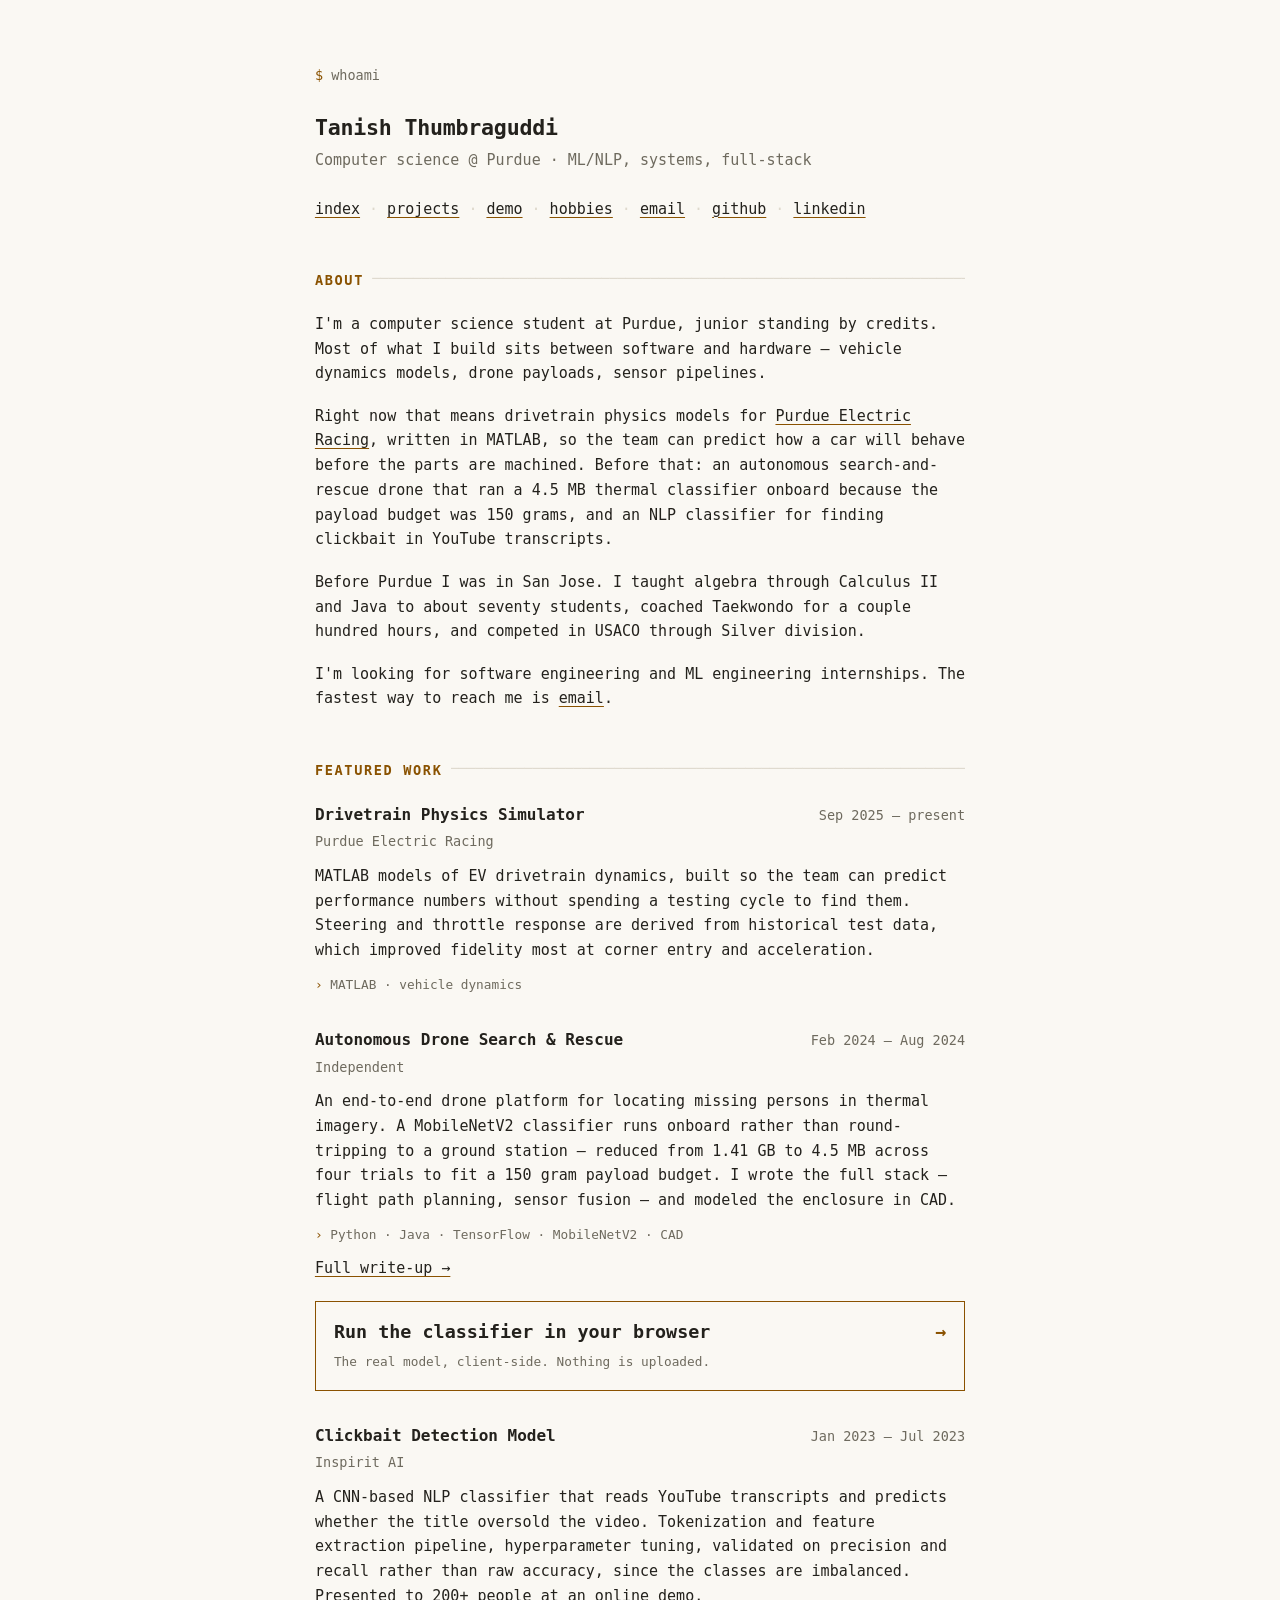
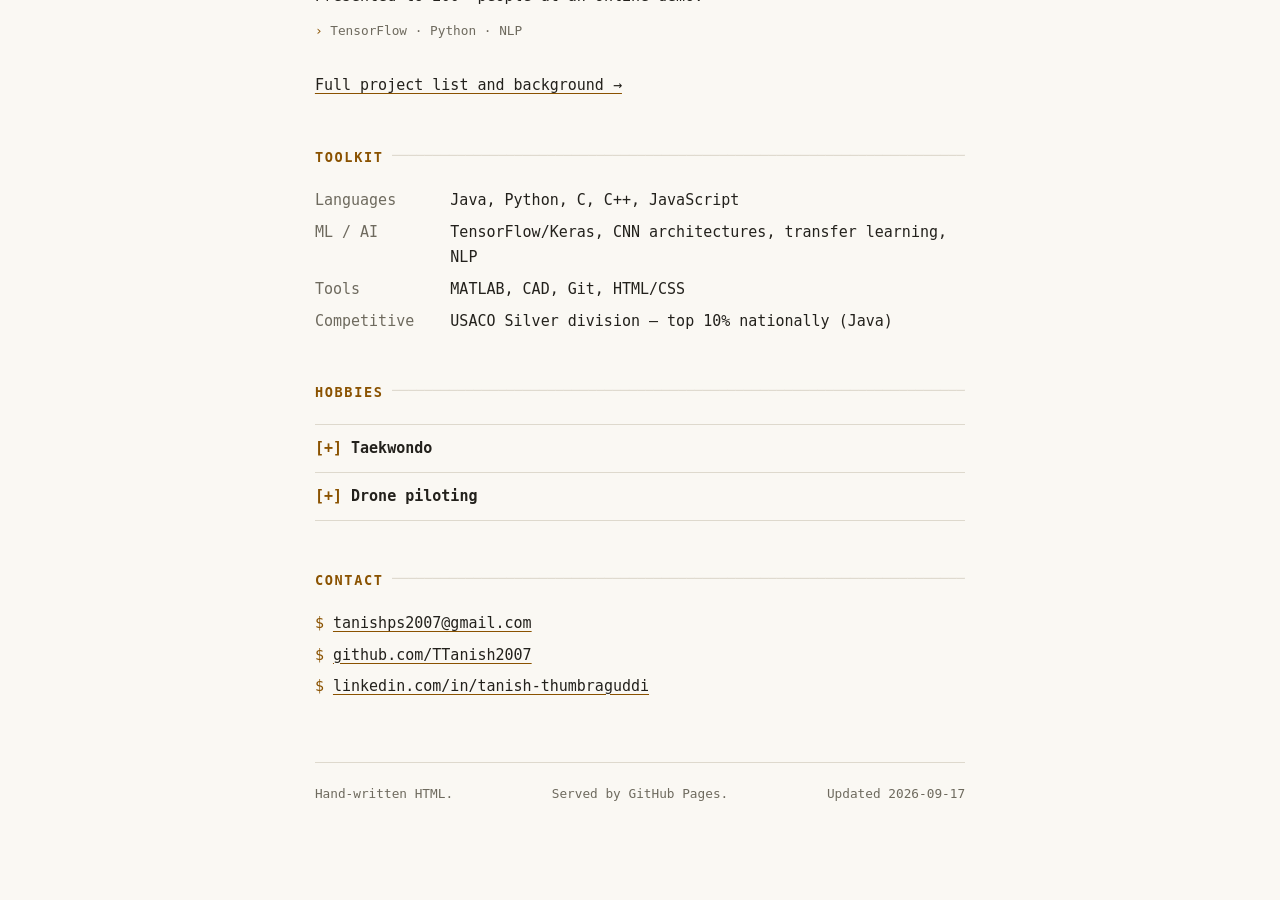
<file: index.html>
<!doctype html>
<html lang="en">
<head>
<meta charset="utf-8">
<meta name="viewport" content="width=device-width, initial-scale=1">
<title>Tanish Thumbraguddi</title>
<meta name="description" content="Computer science student at Purdue. ML/NLP, systems, and full-stack work.">
<meta name="author" content="Tanish Thumbraguddi">
<link rel="stylesheet" href="style.css">
<link rel="icon" href="data:image/svg+xml,<svg xmlns='http://www.w3.org/2000/svg' viewBox='0 0 16 16'><text y='13' font-size='13' font-family='monospace'>%3E</text></svg>">

<meta property="og:type" content="website">
<meta property="og:title" content="Tanish Thumbraguddi">
<meta property="og:description" content="Computer science student at Purdue. ML/NLP, systems, and full-stack work.">
</head>

<body>
<div class="page">

  <p class="prompt"><span class="sigil">$</span> whoami</p>

  <header>
    <h1>Tanish Thumbraguddi</h1>
    <p class="tagline">Computer science @ Purdue &middot; ML/NLP, systems, full-stack</p>

    <nav aria-label="Main">
      <ul>
        <li><a href="/" aria-current="page">index</a></li>
        <li><a href="/projects.html">projects</a></li>
        <li><a href="/demo.html">demo</a></li>
        <li><a href="/#hobbies">hobbies</a></li>
        <li><a href="mailto:tanishps2007@gmail.com">email</a></li>
        <li><a href="https://github.com/TTanish2007" rel="me noopener">github</a></li>
        <li><a href="https://www.linkedin.com/in/tanish-thumbraguddi/" rel="me noopener">linkedin</a></li>
      </ul>
    </nav>
  </header>

  <main>

    <h2>About</h2>

    <p>
      I'm a computer science student at Purdue, junior standing by credits. Most of
      what I build sits between software and hardware — vehicle dynamics models,
      drone payloads, sensor pipelines.
    </p>

    <p>
      Right now that means drivetrain physics models for
      <a href="https://purdueelectricracing.com/" rel="noopener">Purdue Electric Racing</a>,
      written in MATLAB, so the team can predict how a car will behave before the
      parts are machined. Before that: an autonomous search-and-rescue drone that ran a
      4.5&nbsp;MB thermal classifier onboard because the payload budget was 150 grams,
      and an NLP classifier for finding clickbait in YouTube transcripts.
    </p>

    <p>
      Before Purdue I was in San Jose. I taught algebra through Calculus&nbsp;II and Java
      to about seventy students, coached Taekwondo for a couple hundred hours, and
      competed in USACO through Silver division.
    </p>

    <p>
      I'm looking for software engineering and ML engineering internships.
      The fastest way to reach me is
      <a href="mailto:tanishps2007@gmail.com">email</a>.
    </p>

    <h2 id="work">Featured work</h2>

    <div class="entry">
      <div class="entry-head">
        <h3>Drivetrain Physics Simulator</h3>
        <span class="entry-meta"><time datetime="2025-09">Sep 2025</time> &ndash; present</span>
      </div>
      <p class="entry-where">Purdue Electric Racing</p>
      <p>
        MATLAB models of EV drivetrain dynamics, built so the team can predict
        performance numbers without spending a testing cycle to find them. Steering
        and throttle response are derived from historical test data, which improved
        fidelity most at corner entry and acceleration.
      </p>
      <p class="stack">MATLAB &middot; vehicle dynamics</p>
    </div>

    <div class="entry">
      <div class="entry-head">
        <h3>Autonomous Drone Search &amp; Rescue</h3>
        <span class="entry-meta"><time datetime="2024-02">Feb 2024</time> &ndash; <time datetime="2024-08">Aug 2024</time></span>
      </div>
      <p class="entry-where">Independent</p>
      <p>
        An end-to-end drone platform for locating missing persons in thermal imagery.
        A MobileNetV2 classifier runs onboard rather than round-tripping to a ground
        station — reduced from 1.41 GB to 4.5 MB across four trials to fit a 150
        gram payload budget. I wrote the full
        stack — flight path planning, sensor fusion — and modeled the enclosure in CAD.
      </p>
      <p class="stack">Python &middot; Java &middot; TensorFlow &middot; MobileNetV2 &middot; CAD</p>
      <p><a href="/drone.html">Full write-up &rarr;</a></p>

      <a class="cta" href="/demo.html">
        <span class="cta-title">Run the classifier in your browser</span>
        <span class="cta-note">The real model, client-side. Nothing is uploaded.</span>
      </a>
    </div>

    <div class="entry">
      <div class="entry-head">
        <h3>Clickbait Detection Model</h3>
        <span class="entry-meta"><time datetime="2023-01">Jan 2023</time> &ndash; <time datetime="2023-07">Jul 2023</time></span>
      </div>
      <p class="entry-where">Inspirit AI</p>
      <p>
        A CNN-based NLP classifier that reads YouTube transcripts and predicts
        whether the title oversold the video. Tokenization and feature extraction
        pipeline, hyperparameter tuning, validated on precision and recall rather
        than raw accuracy, since the classes are imbalanced. Presented to 200+ people
        at an online demo.
      </p>
      <p class="stack">TensorFlow &middot; Python &middot; NLP</p>
    </div>

    <p><a href="/projects.html">Full project list and background &rarr;</a></p>

    <h2>Toolkit</h2>

    <dl class="spec">
      <dt>Languages</dt>
      <dd>Java, Python, C, C++, JavaScript</dd>

      <dt>ML / AI</dt>
      <dd>TensorFlow/Keras, CNN architectures, transfer learning, NLP</dd>

      <dt>Tools</dt>
      <dd>MATLAB, CAD, Git, HTML/CSS</dd>

      <dt>Competitive</dt>
      <dd>USACO Silver division &mdash; top 10% nationally (Java)</dd>
    </dl>

    <h2 id="hobbies">Hobbies</h2>

    <details class="fold">
      <summary>Taekwondo</summary>
      <div class="fold-body">
        <p>
          Coached at Vision Martial Arts &mdash; technique instruction and belt
          assessments for 120+ students, around 200 hours on the mat.
        </p>
        <p class="fold-meta">
          Vision Martial Arts &middot;
          <time datetime="2023-09">Sep 2023</time> &ndash;
          <time datetime="2024-01">Jan 2024</time>
        </p>

        <!-- Photo goes here. Drop a web-sized image in assets/ and use:
        <figure>
          <img src="assets/taekwondo.jpg" width="800" height="600" loading="lazy"
               alt="">
        </figure>
        Add a real alt description. Resize to ~800px wide before committing. -->

      </div>
    </details>

    <details class="fold">
      <summary>Drone piloting</summary>
      <div class="fold-body">
        <p>
          I hold an <strong>FAA TRUST</strong> certificate — the Recreational UAS
          Safety Test, which is what US law requires before you fly recreationally —
          and an FAA <strong>Certificate of Registration</strong> as a recreational
          flyer, issued <time datetime="2024-12-28">December 2024</time> and current
          through <time datetime="2027-12-28">December 2027</time>.
          Mostly I fly for the footage.
        </p>

        <p class="fold-meta">
          <a href="assets/faa-trust.pdf">TRUST certificate</a> (PDF) &middot;
          <a href="assets/faa-registration.pdf">Certificate of Registration</a> (PDF)
        </p>

        <p>
          I fly a <strong>DJI Mini 3</strong> and a <strong>DJI Mini 2 SE</strong>.
        </p>
        <p>
          It also fed straight into the
          <a href="/drone.html">search-and-rescue payload</a>. Knowing what a drone
          actually does in the air — how it drifts, how quickly a battery goes, how
          much weight changes the handling — made the 150 gram limit on that project
          concrete.
        </p>

        <figure>
          <video controls preload="none" playsinline
                 poster="assets/flight-pier.jpg" width="1280" height="720">
            <source src="assets/flight-pier.mp4" type="video/mp4">
            Your browser can't play this video.
            <a href="assets/flight-pier.mp4">Download it instead</a>.
          </video>
          <figcaption>Santa Monica Pier, after dark.</figcaption>
        </figure>

        <figure>
          <video controls preload="none" playsinline
                 poster="assets/flight-reservoir.jpg" width="1280" height="720">
            <source src="assets/flight-reservoir.mp4" type="video/mp4">
            Your browser can't play this video.
            <a href="assets/flight-reservoir.mp4">Download it instead</a>.
          </video>
          <figcaption>Chico Dam &mdash; spillway, then up to the reservoir.</figcaption>
        </figure>

      </div>
    </details>

    <h2>Contact</h2>

    <ul class="bare">
      <li><a href="mailto:tanishps2007@gmail.com">tanishps2007@gmail.com</a></li>
      <li><a href="https://github.com/TTanish2007" rel="me noopener">github.com/TTanish2007</a></li>
      <li><a href="https://www.linkedin.com/in/tanish-thumbraguddi/" rel="me noopener">linkedin.com/in/tanish-thumbraguddi</a></li>
    </ul>

  </main>

  <footer>
    <span>Hand-written HTML.</span>
    <span>Served by GitHub Pages.</span>
    <span>Updated <time datetime="2026-09-17">2026-09-17</time></span>
  </footer>

</div>
</body>
</html>
</file>
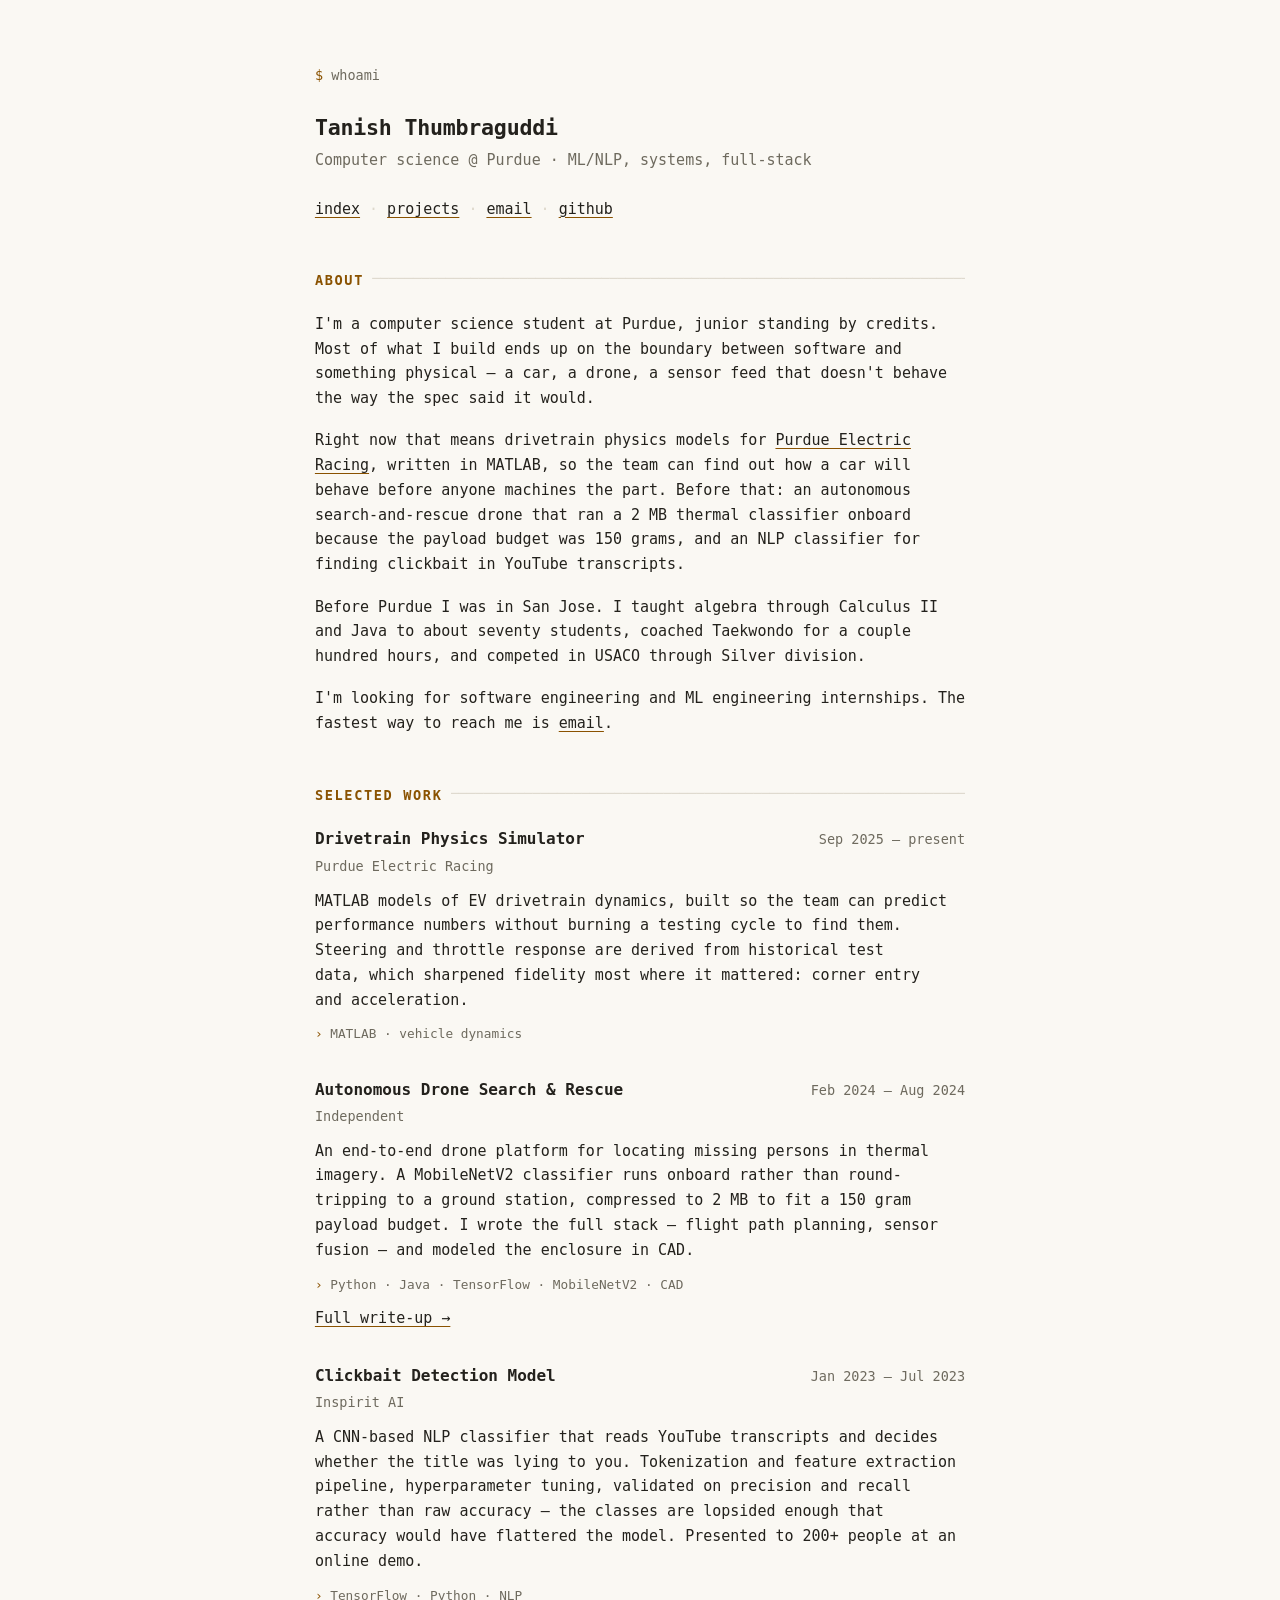
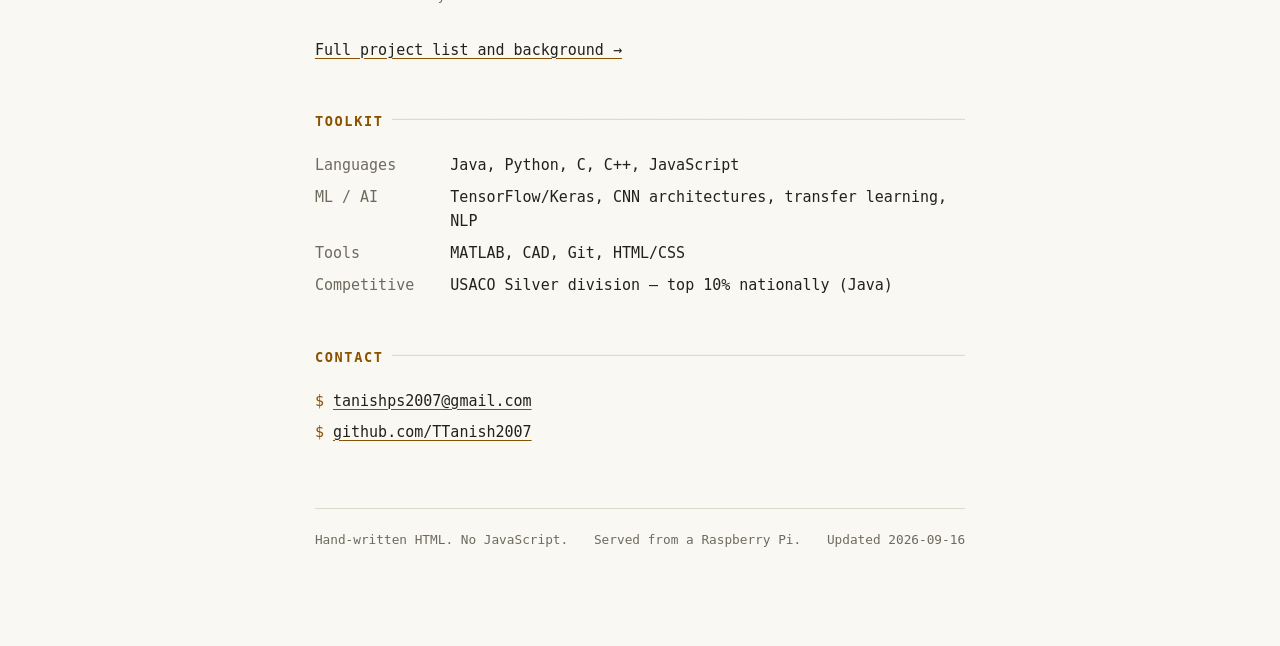
<file: site/index.html>
<!doctype html>
<!--
  To add LinkedIn, drop this into the <nav> list and the contact list:
  <li><a href="https://www.linkedin.com/in/YOUR-HANDLE" rel="me noopener">linkedin</a></li>
-->
<html lang="en">
<head>
<meta charset="utf-8">
<meta name="viewport" content="width=device-width, initial-scale=1">
<title>Tanish Thumbraguddi</title>
<meta name="description" content="Computer science student at Purdue. ML/NLP, systems, and full-stack work.">
<meta name="author" content="Tanish Thumbraguddi">
<link rel="stylesheet" href="style.css">
<link rel="icon" href="data:image/svg+xml,<svg xmlns='http://www.w3.org/2000/svg' viewBox='0 0 16 16'><text y='13' font-size='13' font-family='monospace'>%3E</text></svg>">

<meta property="og:type" content="website">
<meta property="og:title" content="Tanish Thumbraguddi">
<meta property="og:description" content="Computer science student at Purdue. ML/NLP, systems, and full-stack work.">
</head>

<body>
<div class="page">

  <p class="prompt"><span class="sigil">$</span> whoami</p>

  <header>
    <h1>Tanish Thumbraguddi</h1>
    <p class="tagline">Computer science @ Purdue &middot; ML/NLP, systems, full-stack</p>

    <nav aria-label="Main">
      <ul>
        <li><a href="/" aria-current="page">index</a></li>
        <li><a href="/projects.html">projects</a></li>
        <li><a href="mailto:tanishps2007@gmail.com">email</a></li>
        <li><a href="https://github.com/TTanish2007" rel="me noopener">github</a></li>
      </ul>
    </nav>
  </header>

  <main>

    <h2>About</h2>

    <p>
      I'm a computer science student at Purdue, junior standing by credits. Most of
      what I build ends up on the boundary between software and something physical —
      a car, a drone, a sensor feed that doesn't behave the way the spec said it would.
    </p>

    <p>
      Right now that means drivetrain physics models for
      <a href="https://purdueelectricracing.com/" rel="noopener">Purdue Electric Racing</a>,
      written in MATLAB, so the team can find out how a car will behave before anyone
      machines the part. Before that: an autonomous search-and-rescue drone that ran a
      2&nbsp;MB thermal classifier onboard because the payload budget was 150 grams, and
      an NLP classifier for finding clickbait in YouTube transcripts.
    </p>

    <p>
      Before Purdue I was in San Jose. I taught algebra through Calculus&nbsp;II and Java
      to about seventy students, coached Taekwondo for a couple hundred hours, and
      competed in USACO through Silver division.
    </p>

    <p>
      I'm looking for software engineering and ML engineering internships.
      The fastest way to reach me is
      <a href="mailto:tanishps2007@gmail.com">email</a>.
    </p>

    <h2>Selected work</h2>

    <div class="entry">
      <div class="entry-head">
        <h3>Drivetrain Physics Simulator</h3>
        <span class="entry-meta"><time datetime="2025-09">Sep 2025</time> &ndash; present</span>
      </div>
      <p class="entry-where">Purdue Electric Racing</p>
      <p>
        MATLAB models of EV drivetrain dynamics, built so the team can predict
        performance numbers without burning a testing cycle to find them. Steering and
        throttle response are derived from historical test data, which sharpened
        fidelity most where it mattered: corner entry and acceleration.
      </p>
      <p class="stack">MATLAB &middot; vehicle dynamics</p>
    </div>

    <div class="entry">
      <div class="entry-head">
        <h3>Autonomous Drone Search &amp; Rescue</h3>
        <span class="entry-meta"><time datetime="2024-02">Feb 2024</time> &ndash; <time datetime="2024-08">Aug 2024</time></span>
      </div>
      <p class="entry-where">Independent</p>
      <p>
        An end-to-end drone platform for locating missing persons in thermal imagery.
        A MobileNetV2 classifier runs onboard rather than round-tripping to a ground
        station, compressed to 2 MB to fit a 150 gram payload budget. I wrote the full
        stack — flight path planning, sensor fusion — and modeled the enclosure in CAD.
      </p>
      <p class="stack">Python &middot; Java &middot; TensorFlow &middot; MobileNetV2 &middot; CAD</p>
      <p><a href="/drone.html">Full write-up &rarr;</a></p>
    </div>

    <div class="entry">
      <div class="entry-head">
        <h3>Clickbait Detection Model</h3>
        <span class="entry-meta"><time datetime="2023-01">Jan 2023</time> &ndash; <time datetime="2023-07">Jul 2023</time></span>
      </div>
      <p class="entry-where">Inspirit AI</p>
      <p>
        A CNN-based NLP classifier that reads YouTube transcripts and decides whether
        the title was lying to you. Tokenization and feature extraction pipeline,
        hyperparameter tuning, validated on precision and recall rather than raw
        accuracy — the classes are lopsided enough that accuracy would have flattered
        the model. Presented to 200+ people at an online demo.
      </p>
      <p class="stack">TensorFlow &middot; Python &middot; NLP</p>
    </div>

    <p><a href="/projects.html">Full project list and background &rarr;</a></p>

    <h2>Toolkit</h2>

    <dl class="spec">
      <dt>Languages</dt>
      <dd>Java, Python, C, C++, JavaScript</dd>

      <dt>ML / AI</dt>
      <dd>TensorFlow/Keras, CNN architectures, transfer learning, NLP</dd>

      <dt>Tools</dt>
      <dd>MATLAB, CAD, Git, HTML/CSS</dd>

      <dt>Competitive</dt>
      <dd>USACO Silver division &mdash; top 10% nationally (Java)</dd>
    </dl>

    <h2>Contact</h2>

    <ul class="bare">
      <li><a href="mailto:tanishps2007@gmail.com">tanishps2007@gmail.com</a></li>
      <li><a href="https://github.com/TTanish2007" rel="me noopener">github.com/TTanish2007</a></li>
    </ul>

  </main>

  <footer>
    <span>Hand-written HTML. No JavaScript.</span>
    <span>Served from a Raspberry Pi.</span>
    <span>Updated <time datetime="2026-09-16">2026-09-16</time></span>
  </footer>

</div>
</body>
</html>
</file>
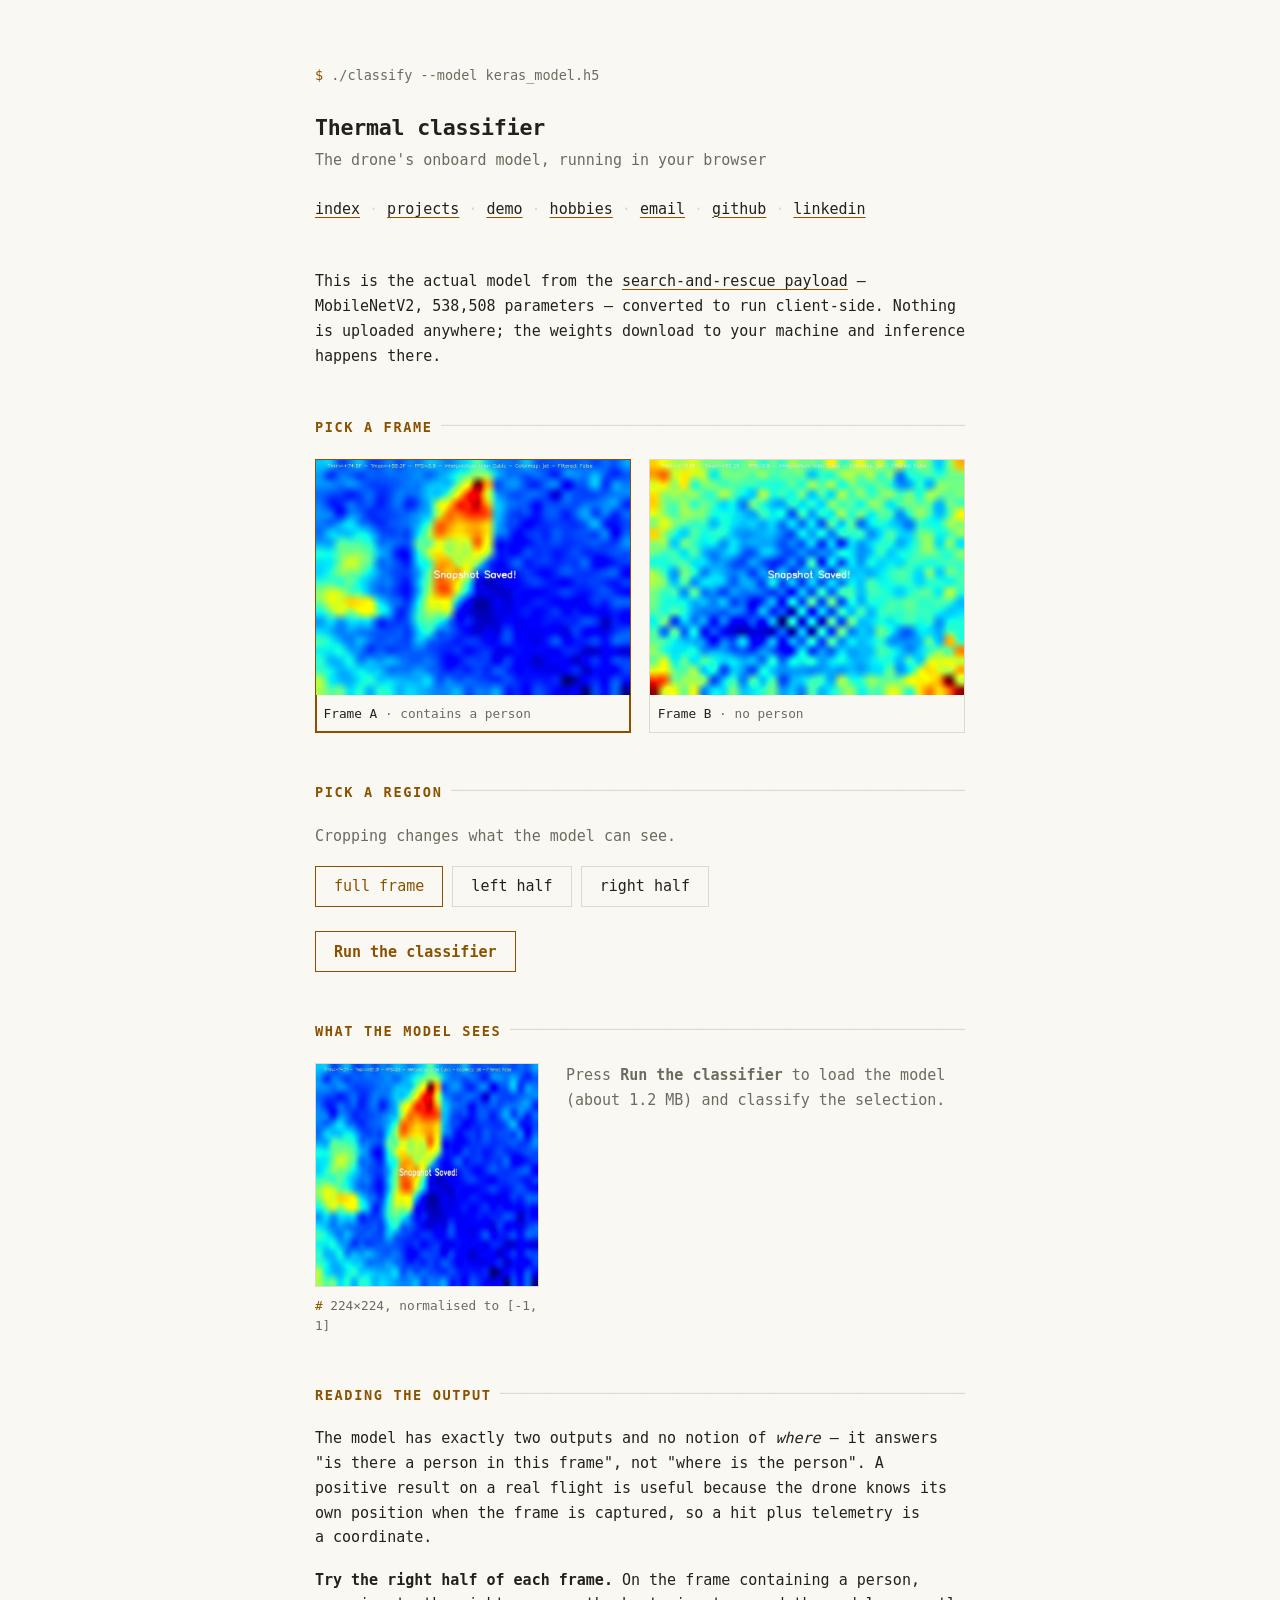
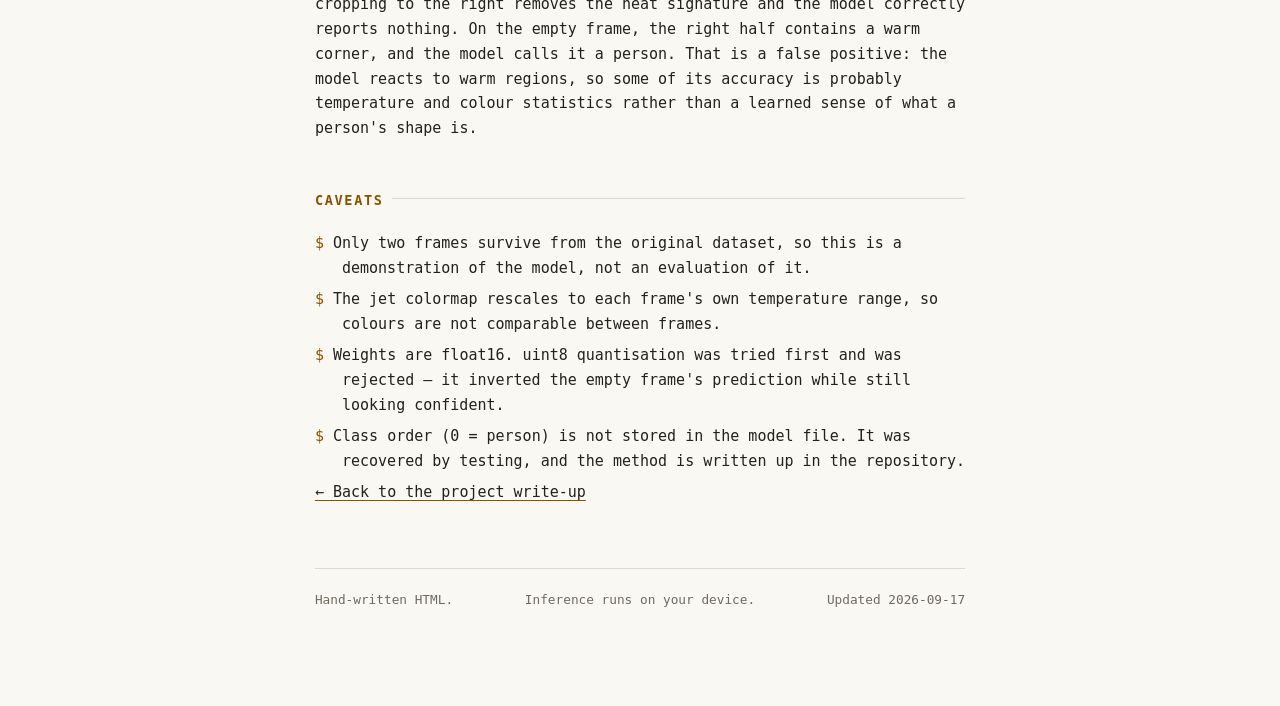
<file: demo.html>
<!doctype html>
<html lang="en">
<head>
<meta charset="utf-8">
<meta name="viewport" content="width=device-width, initial-scale=1">
<title>Thermal classifier demo &mdash; Tanish Thumbraguddi</title>
<meta name="description" content="Run the drone's thermal person-presence classifier in your browser. MobileNetV2, 1.1 MB, entirely client-side.">
<link rel="stylesheet" href="style.css">
<link rel="icon" href="data:image/svg+xml,<svg xmlns='http://www.w3.org/2000/svg' viewBox='0 0 16 16'><text y='13' font-size='13' font-family='monospace'>%3E</text></svg>">
</head>

<body>
<div class="page">

  <p class="prompt"><span class="sigil">$</span> ./classify --model keras_model.h5</p>

  <header>
    <h1>Thermal classifier</h1>
    <p class="tagline">The drone's onboard model, running in your browser</p>

    <nav aria-label="Main">
      <ul>
        <li><a href="/">index</a></li>
        <li><a href="/projects.html">projects</a></li>
        <li><a href="/demo.html" aria-current="page">demo</a></li>
        <li><a href="/#hobbies">hobbies</a></li>
        <li><a href="mailto:tanishps2007@gmail.com">email</a></li>
        <li><a href="https://github.com/TTanish2007" rel="me noopener">github</a></li>
        <li><a href="https://www.linkedin.com/in/tanish-thumbraguddi/" rel="me noopener">linkedin</a></li>
      </ul>
    </nav>
  </header>

  <main>

    <p>
      This is the actual model from the
      <a href="/drone.html">search-and-rescue payload</a> &mdash; MobileNetV2,
      538,508 parameters &mdash; converted to run client-side. Nothing is uploaded
      anywhere; the weights download to your machine and inference happens there.
    </p>

    <h2>Pick a frame</h2>

    <div class="demo-tiles" id="tiles"></div>

    <h2>Pick a region</h2>

    <p class="dim">
      Cropping changes what the model can see.
    </p>

    <div class="demo-regions" id="regions"></div>

    <p>
      <button id="run" class="demo-run" type="button">Run the classifier</button>
      <span id="status" class="demo-status"></span>
    </p>

    <h2>What the model sees</h2>

    <div class="demo-out">
      <figure class="demo-input">
        <canvas id="input" width="224" height="224" aria-label="The 224 by 224 pixel crop fed to the model"></canvas>
        <figcaption>224&times;224, normalised to [-1, 1]</figcaption>
      </figure>
      <div class="demo-result" id="result">
        <p class="dim">Press <strong>Run the classifier</strong> to load the model
        (about 1.2&nbsp;MB) and classify the selection.</p>
      </div>
    </div>

    <h2>Reading the output</h2>

    <p>
      The model has exactly two outputs and no notion of <em>where</em> &mdash; it
      answers "is there a person in this frame", not "where is the person". A
      positive result on a real flight is useful because the drone knows its own
      position when the frame is captured, so a hit plus telemetry is a coordinate.
    </p>

    <p>
      <strong>Try the right half of each frame.</strong> On the frame containing a
      person, cropping to the right removes the heat signature and the model
      correctly reports nothing. On the empty frame, the right half contains a warm
      corner, and the model calls it a person. That is a false positive: the model
      reacts to warm regions, so some of its accuracy is probably temperature and
      colour statistics rather than a learned sense of what a person's shape is.
    </p>

    <h2>Caveats</h2>

    <ul class="bare">
      <li>Only two frames survive from the original dataset, so this is a
        demonstration of the model, not an evaluation of it.</li>
      <li>The jet colormap rescales to each frame's own temperature range, so
        colours are not comparable between frames.</li>
      <li>Weights are float16. uint8 quantisation was tried first and was
        rejected &mdash; it inverted the empty frame's prediction while still
        looking confident.</li>
      <li>Class order (0 = person) is not stored in the model file. It was
        recovered by testing, and the method is written up in the repository.</li>
    </ul>

    <p><a href="/drone.html">&larr; Back to the project write-up</a></p>

  </main>

  <footer>
    <span>Hand-written HTML.</span>
    <span>Inference runs on your device.</span>
    <span>Updated <time datetime="2026-09-17">2026-09-17</time></span>
  </footer>

</div>

<script src="assets/tf.min.js"></script>
<script src="assets/demo.js"></script>
</body>
</html>
</file>
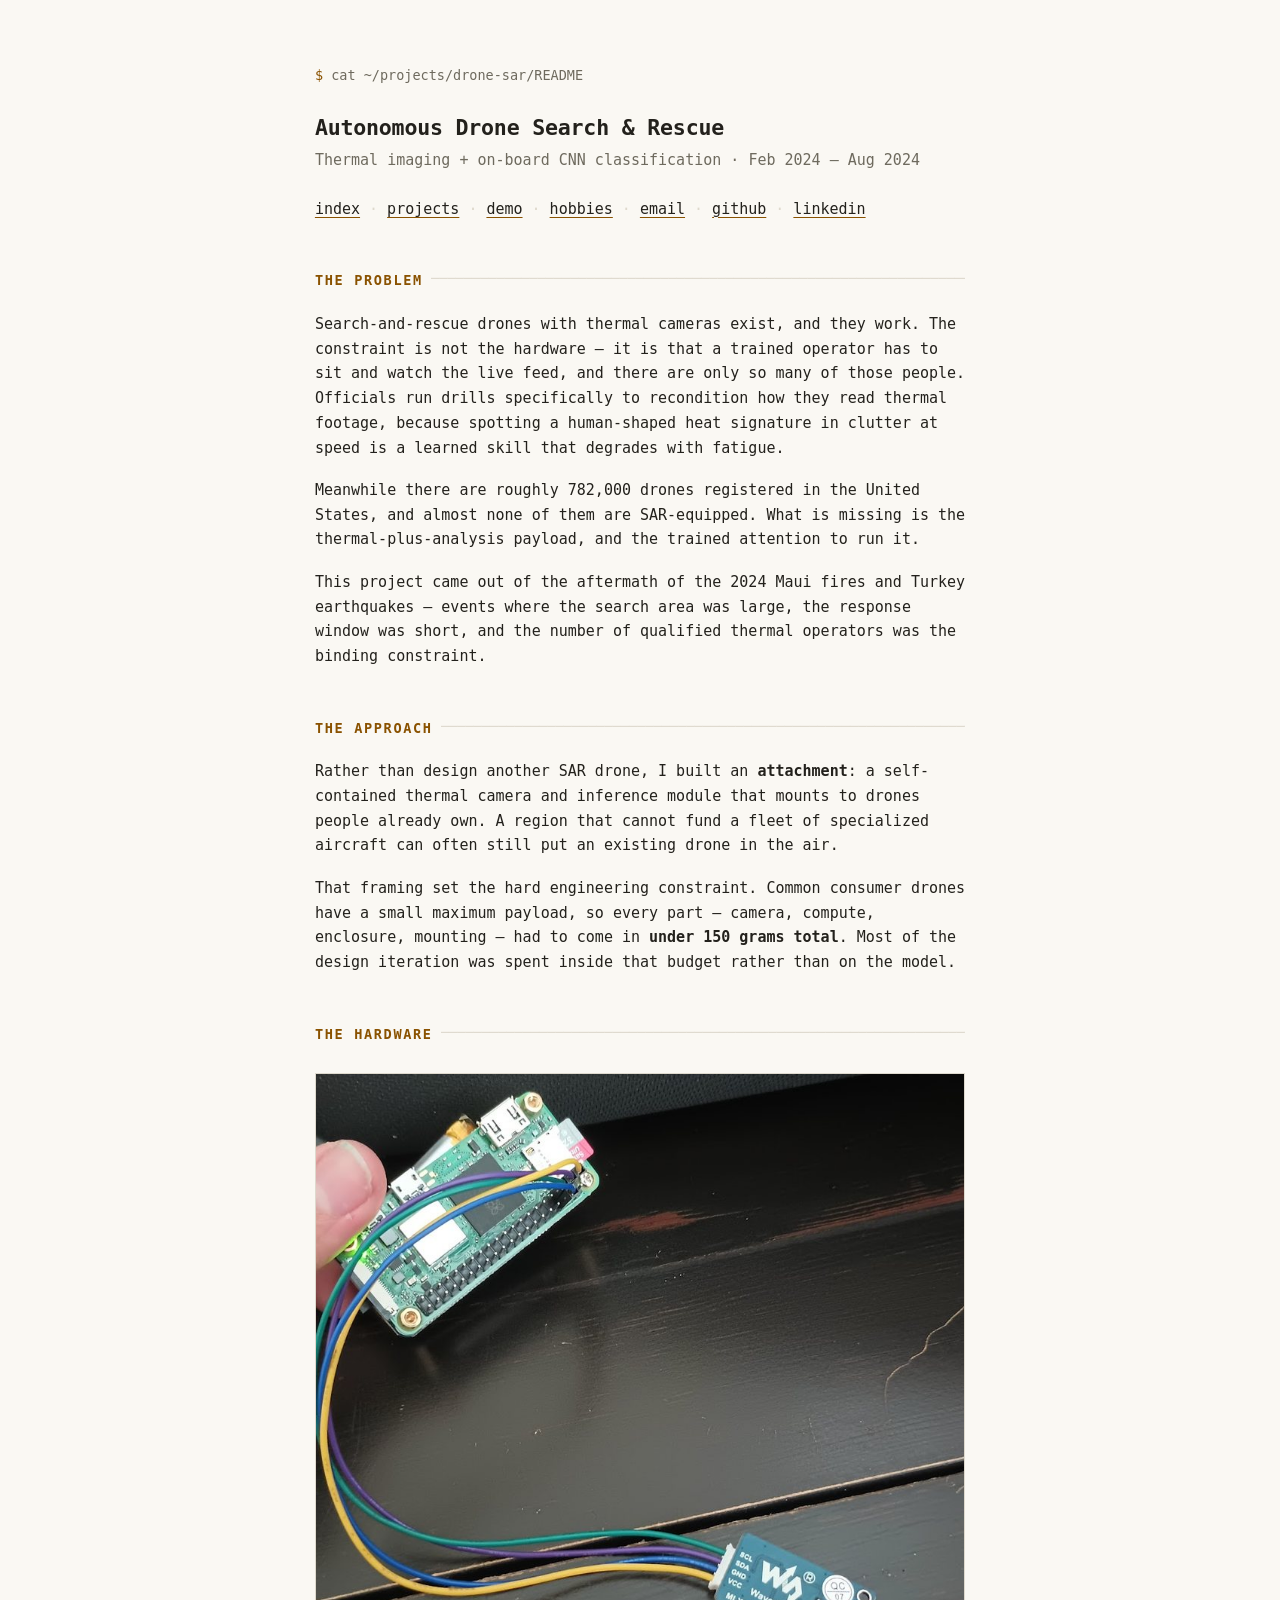
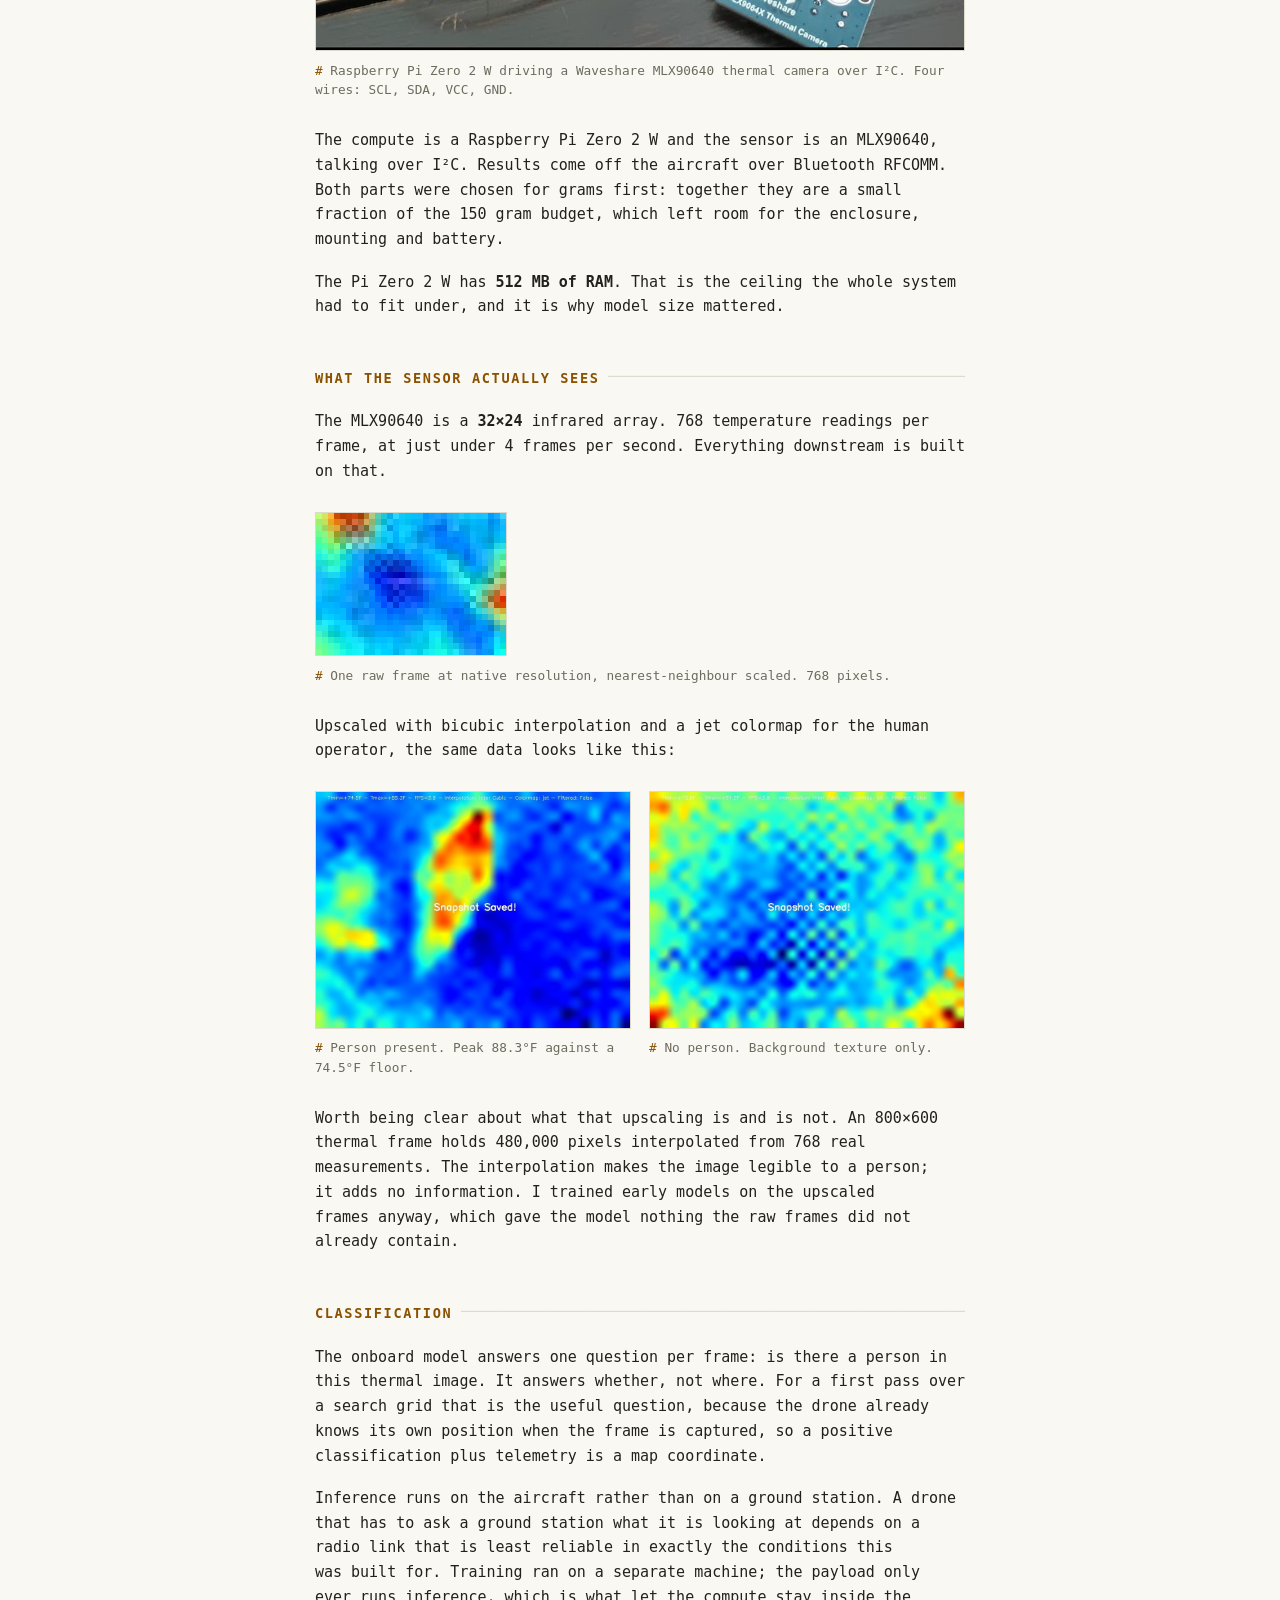
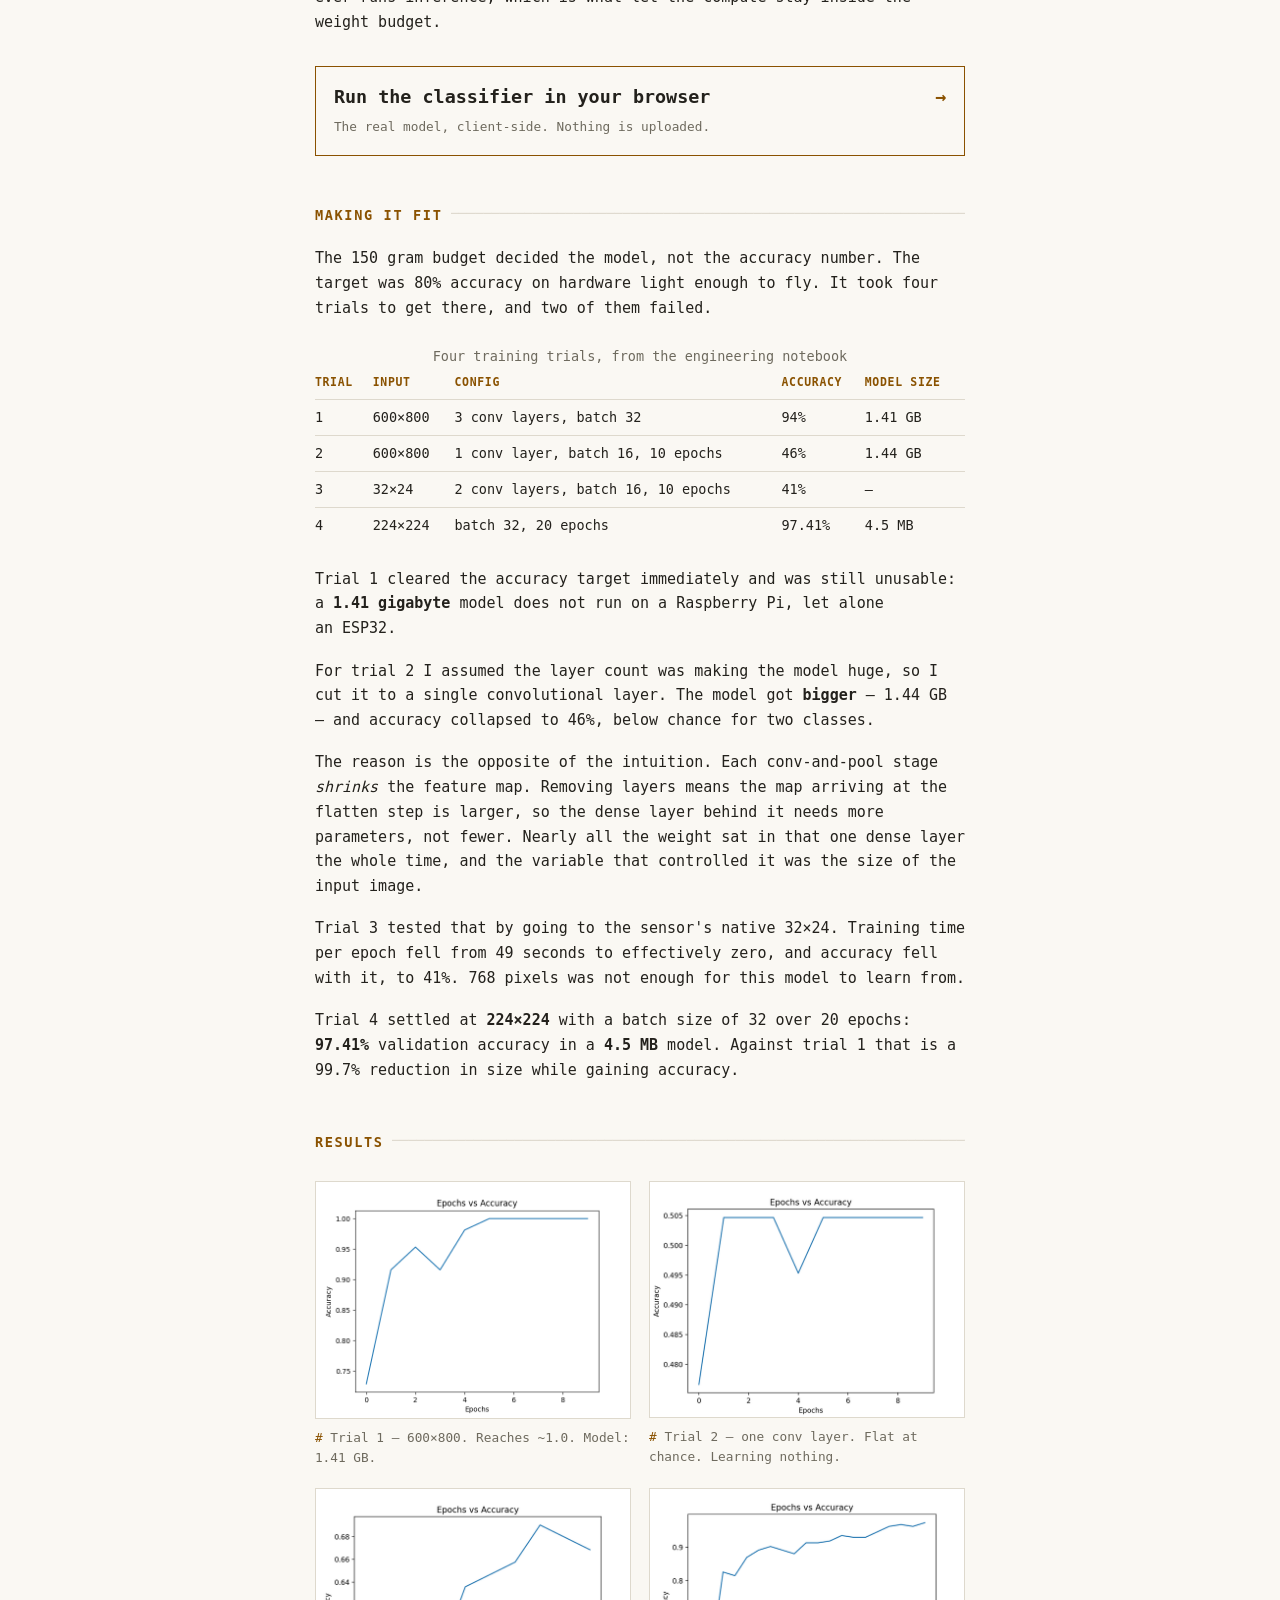
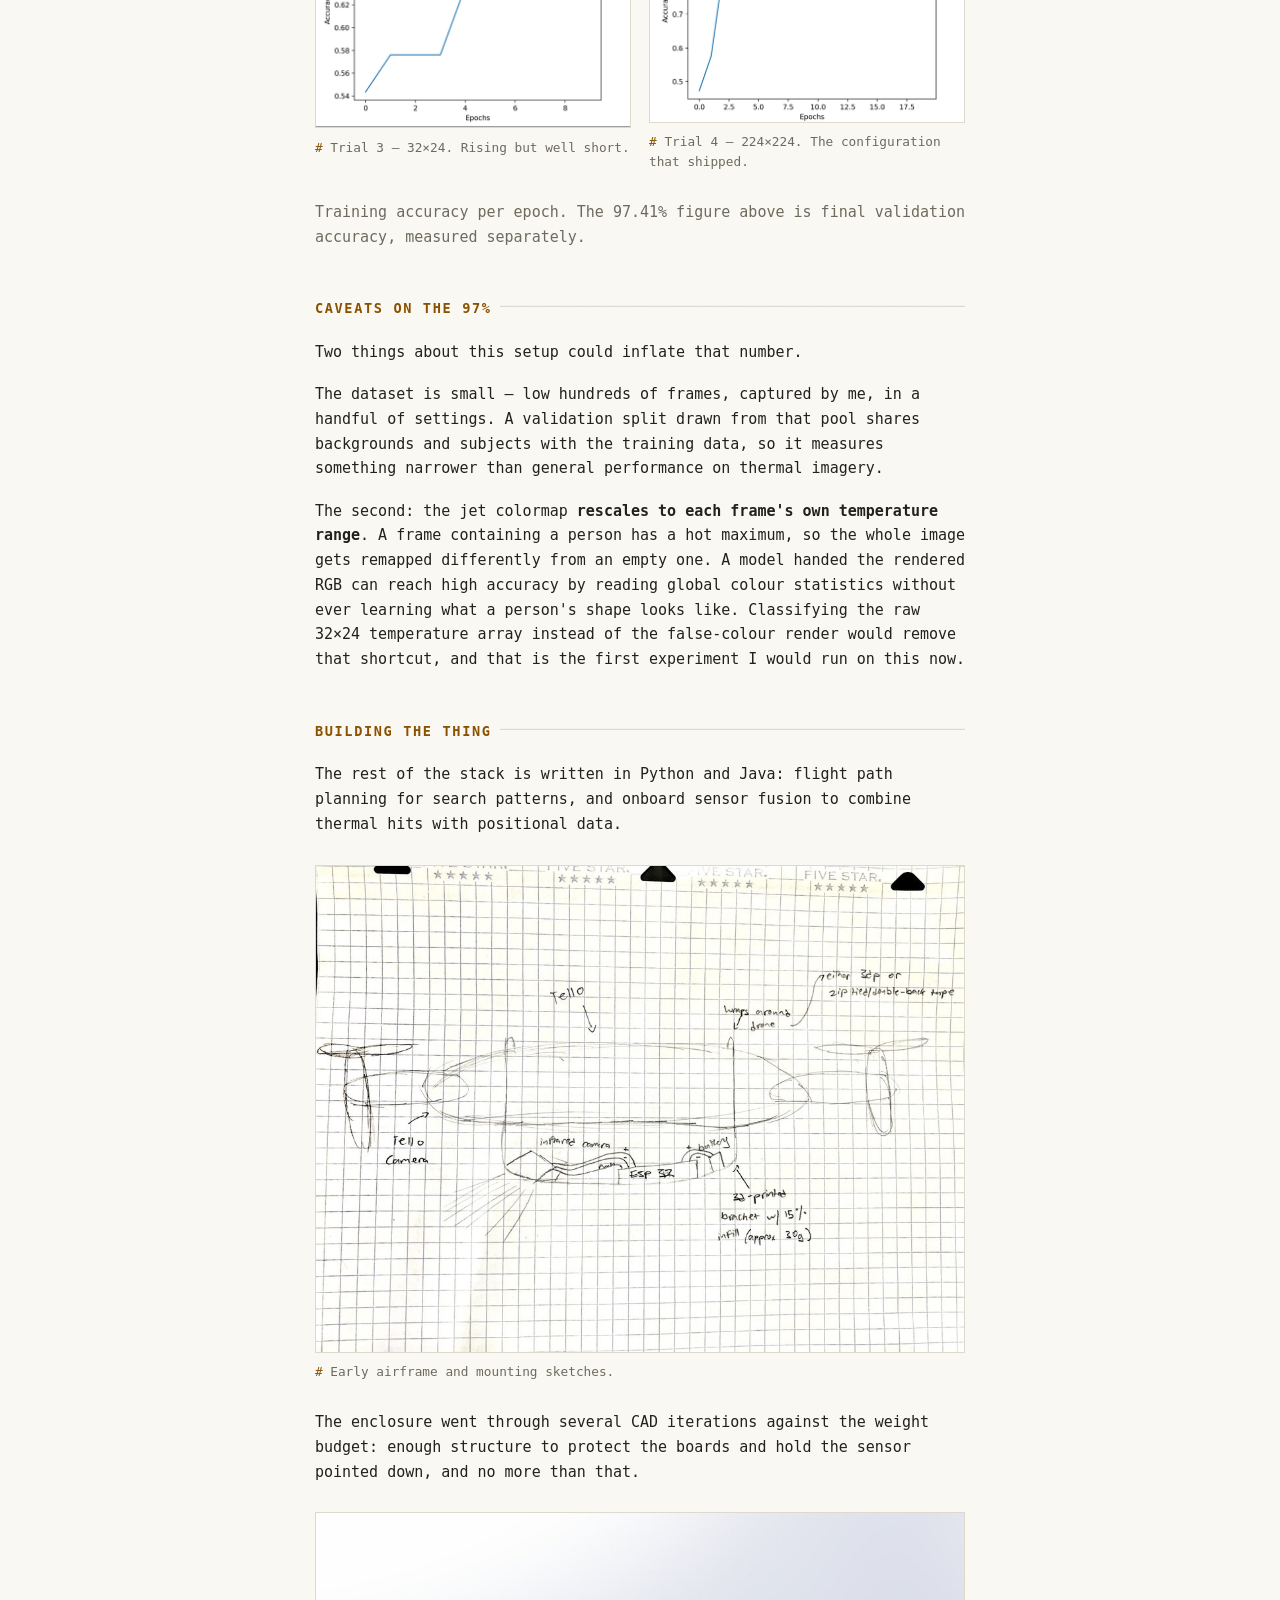
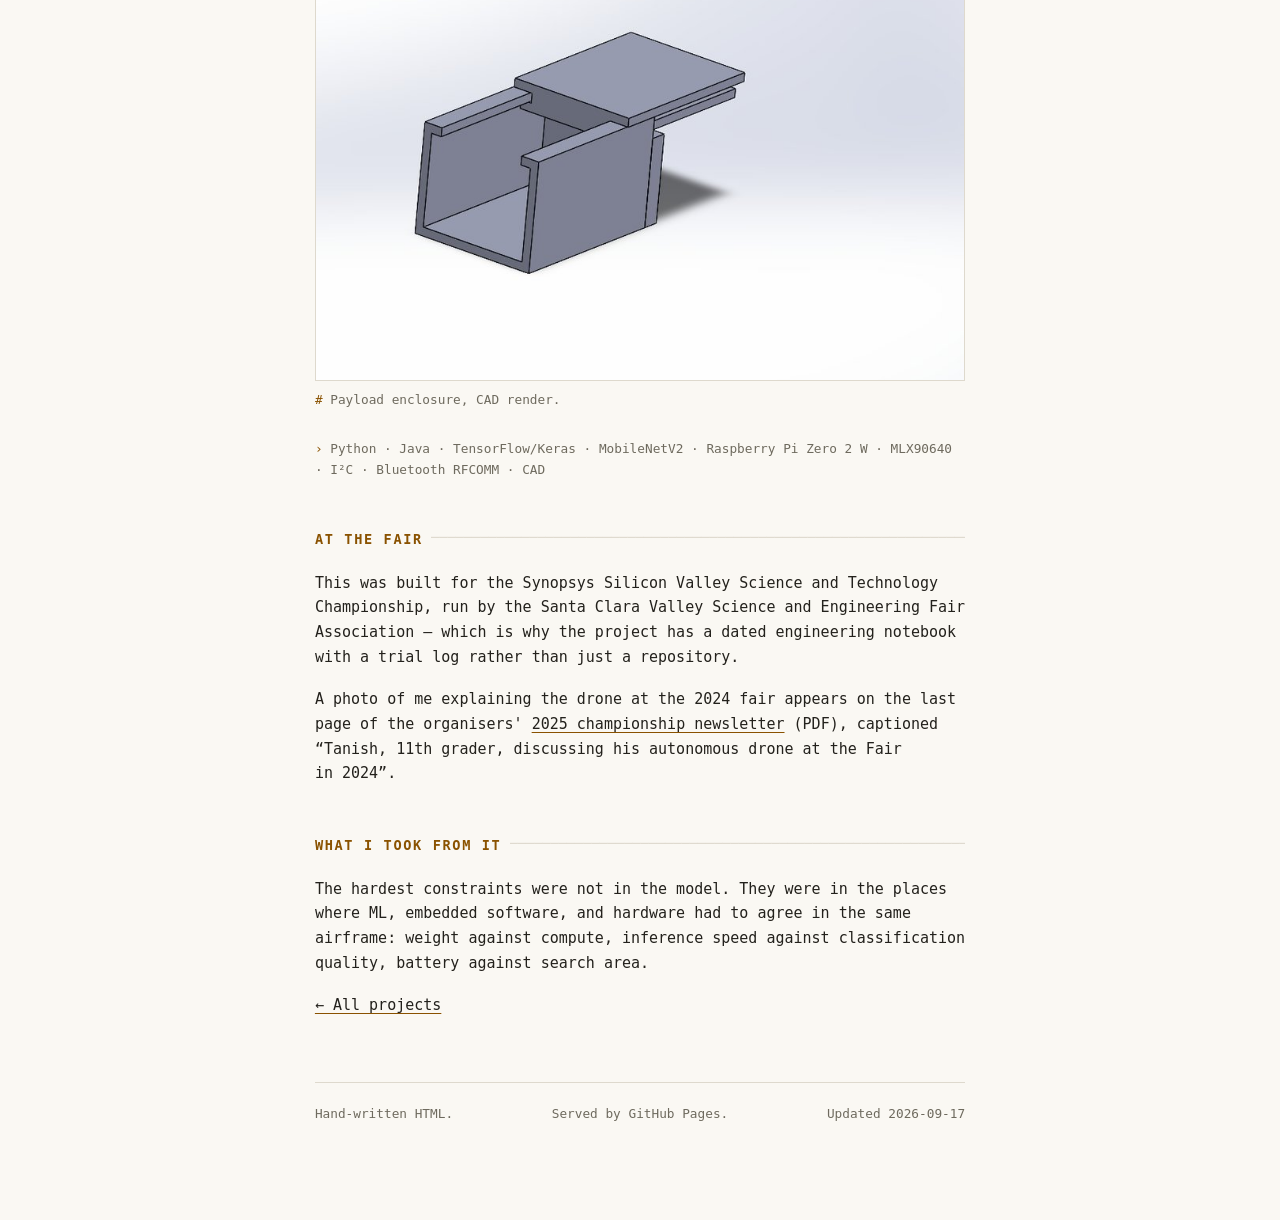
<file: drone.html>
<!doctype html>
<html lang="en">
<head>
<meta charset="utf-8">
<meta name="viewport" content="width=device-width, initial-scale=1">
<title>Autonomous Drone Search &amp; Rescue &mdash; Tanish Thumbraguddi</title>
<meta name="description" content="A thermal-imaging drone attachment for locating survivors in disaster areas. Four training trials took the model from 1.41 GB to 4.5 MB under a 150 gram payload budget.">
<link rel="stylesheet" href="style.css">
<link rel="icon" href="data:image/svg+xml,<svg xmlns='http://www.w3.org/2000/svg' viewBox='0 0 16 16'><text y='13' font-size='13' font-family='monospace'>%3E</text></svg>">
</head>

<body>
<div class="page">

  <p class="prompt"><span class="sigil">$</span> cat ~/projects/drone-sar/README</p>

  <header>
    <h1>Autonomous Drone Search &amp; Rescue</h1>
    <p class="tagline">
      Thermal imaging + on-board CNN classification &middot;
      <time datetime="2024-02">Feb 2024</time> &ndash; <time datetime="2024-08">Aug 2024</time>
    </p>

    <nav aria-label="Main">
      <ul>
        <li><a href="/">index</a></li>
        <li><a href="/projects.html">projects</a></li>
        <li><a href="/demo.html">demo</a></li>
        <li><a href="/#hobbies">hobbies</a></li>
        <li><a href="mailto:tanishps2007@gmail.com">email</a></li>
        <li><a href="https://github.com/TTanish2007" rel="me noopener">github</a></li>
        <li><a href="https://www.linkedin.com/in/tanish-thumbraguddi/" rel="me noopener">linkedin</a></li>
      </ul>
    </nav>
  </header>

  <main>

    <h2>The problem</h2>

    <p>
      Search-and-rescue drones with thermal cameras exist, and they work. The
      constraint is not the hardware — it is that a trained operator has to sit and
      watch the live feed, and there are only so many of those people. Officials run
      drills specifically to recondition how they read thermal footage, because
      spotting a human-shaped heat signature in clutter at speed is a learned skill
      that degrades with fatigue.
    </p>

    <p>
      Meanwhile there are roughly 782,000 drones registered in the United States, and
      almost none of them are SAR-equipped. What is missing is the
      thermal-plus-analysis payload, and the trained attention to run it.
    </p>

    <p>
      This project came out of the aftermath of the 2024 Maui fires and Turkey
      earthquakes — events where the search area was large, the response window was
      short, and the number of qualified thermal operators was the binding constraint.
    </p>

    <h2>The approach</h2>

    <p>
      Rather than design another SAR drone, I built an <strong>attachment</strong>: a
      self-contained thermal camera and inference module that mounts to drones people
      already own. A region that cannot fund a fleet of specialized aircraft can
      often still put an existing drone in the air.
    </p>

    <p>
      That framing set the hard engineering constraint. Common consumer drones have a
      small maximum payload, so every part — camera, compute, enclosure, mounting —
      had to come in <strong>under 150 grams total</strong>. Most of the design
      iteration was spent inside that budget rather than on the model.
    </p>

    <h2>The hardware</h2>

    <figure>
      <img src="assets/hardware.jpg" width="860" height="764"
           alt="A Raspberry Pi Zero 2 W held between two fingers, wired over four
                coloured jumper leads to a small blue Waveshare MLX9064X thermal
                camera board resting on a dark wooden surface.">
      <figcaption>
        Raspberry Pi Zero 2 W driving a Waveshare MLX90640 thermal camera over
        I&sup2;C. Four wires: SCL, SDA, VCC, GND.
      </figcaption>
    </figure>

    <p>
      The compute is a Raspberry Pi Zero 2 W and the sensor is an MLX90640, talking
      over I&sup2;C. Results come off the aircraft over Bluetooth RFCOMM. Both parts
      were chosen for grams first: together they are a small fraction of the 150 gram
      budget, which left room for the enclosure, mounting and battery.
    </p>

    <p>
      The Pi Zero 2 W has <strong>512&nbsp;MB of RAM</strong>. That is the ceiling
      the whole system had to fit under, and it is why model size mattered.
    </p>

    <h2>What the sensor actually sees</h2>

    <p>
      The MLX90640 is a <strong>32&times;24</strong> infrared array. 768 temperature
      readings per frame, at just under 4 frames per second. Everything downstream is
      built on that.
    </p>

    <figure>
      <img class="pixelated" src="assets/sensor-raw.png" width="32" height="24"
           alt="A 32 by 24 pixel thermal frame shown at actual resolution, mostly
                dark blue with a small warm yellow region.">
      <figcaption>
        One raw frame at native resolution, nearest-neighbour scaled. 768 pixels.
      </figcaption>
    </figure>

    <p>
      Upscaled with bicubic interpolation and a jet colormap for the human operator,
      the same data looks like this:
    </p>

    <div class="figpair">
      <figure>
        <img src="assets/thermal-person.jpg" width="800" height="600"
             alt="Thermal image in blue-to-red false colour. A tall red and orange
                  human-shaped heat signature stands out near the centre against a
                  cool blue background.">
        <figcaption>
          Person present. Peak 88.3&deg;F against a 74.5&deg;F floor.
        </figcaption>
      </figure>
      <figure>
        <img src="assets/thermal-empty.jpg" width="800" height="600"
             alt="Thermal image in blue-to-green false colour showing only diffuse
                  background texture with no distinct heat signature.">
        <figcaption>
          No person. Background texture only.
        </figcaption>
      </figure>
    </div>

    <p>
      Worth being clear about what that upscaling is and is not. An 800&times;600
      thermal frame holds 480,000 pixels interpolated from 768 real measurements. The
      interpolation makes the image legible to a person; it adds no information. I
      trained early models on the upscaled frames anyway, which gave the model
      nothing the raw frames did not already contain.
    </p>

    <h2>Classification</h2>

    <p>
      The onboard model answers one question per frame: is there a person in this
      thermal image. It answers whether, not where. For a first pass over a search
      grid that is the useful question, because the drone already knows its own
      position when the frame is captured, so a positive classification plus
      telemetry is a map coordinate.
    </p>

    <p>
      Inference runs on the aircraft rather than on a ground station. A drone that
      has to ask a ground station what it is looking at depends on a radio link that
      is least reliable in exactly the conditions this was built for. Training ran on
      a separate machine; the payload only ever runs inference, which is what let the
      compute stay inside the weight budget.
    </p>

    <a class="cta" href="/demo.html">
      <span class="cta-title">Run the classifier in your browser</span>
      <span class="cta-note">The real model, client-side. Nothing is uploaded.</span>
    </a>

    <h2>Making it fit</h2>

    <p>
      The 150 gram budget decided the model, not the accuracy number. The target was
      80% accuracy on hardware light enough to fly. It took four trials to get there,
      and two of them failed.
    </p>

    <div class="tablewrap">
      <table>
        <caption class="dim">Four training trials, from the engineering notebook</caption>
        <thead>
          <tr>
            <th>Trial</th><th>Input</th><th>Config</th>
            <th>Accuracy</th><th>Model size</th>
          </tr>
        </thead>
        <tbody>
          <tr>
            <td>1</td><td>600&times;800</td><td>3 conv layers, batch 32</td>
            <td class="num">94%</td><td class="num">1.41 GB</td>
          </tr>
          <tr>
            <td>2</td><td>600&times;800</td><td>1 conv layer, batch 16, 10 epochs</td>
            <td class="num">46%</td><td class="num">1.44 GB</td>
          </tr>
          <tr>
            <td>3</td><td>32&times;24</td><td>2 conv layers, batch 16, 10 epochs</td>
            <td class="num">41%</td><td class="num">&mdash;</td>
          </tr>
          <tr>
            <td>4</td><td>224&times;224</td><td>batch 32, 20 epochs</td>
            <td class="num">97.41%</td><td class="num">4.5 MB</td>
          </tr>
        </tbody>
      </table>
    </div>

    <p>
      Trial 1 cleared the accuracy target immediately and was still unusable: a
      <strong>1.41 gigabyte</strong> model does not run on a Raspberry Pi, let alone an
      ESP32.
    </p>

    <p>
      For trial 2 I assumed the layer count was making the model huge, so I cut it to
      a single convolutional layer. The model got <strong>bigger</strong> — 1.44 GB —
      and accuracy collapsed to 46%, below chance for two classes.
    </p>

    <p>
      The reason is the opposite of the intuition. Each conv-and-pool stage
      <em>shrinks</em> the feature map. Removing layers means the map arriving at the
      flatten step is larger, so the dense layer behind it needs more parameters, not
      fewer. Nearly all the weight sat in that one dense layer the whole time, and the
      variable that controlled it was the size of the input image.
    </p>

    <p>
      Trial 3 tested that by going to the sensor's native 32&times;24. Training time
      per epoch fell from 49 seconds to effectively zero, and accuracy fell with it, to
      41%. 768 pixels was not enough for this model to learn from.
    </p>

    <p>
      Trial 4 settled at <strong>224&times;224</strong> with a batch size of 32 over 20
      epochs: <strong>97.41%</strong> validation accuracy in a
      <strong>4.5&nbsp;MB</strong> model. Against trial 1 that is a 99.7% reduction in
      size while gaining accuracy.
    </p>

    <h2>Results</h2>

    <div class="figpair">
      <figure>
        <img src="assets/trial1-acc.png" width="640" height="480" loading="lazy"
             alt="Line chart, epochs versus accuracy, rising steeply from 0.75 to
                  approximately 1.0 and flattening.">
        <figcaption>Trial 1 &mdash; 600&times;800. Reaches ~1.0. Model: 1.41 GB.</figcaption>
      </figure>
      <figure>
        <img src="assets/trial2-acc.png" width="640" height="478" loading="lazy"
             alt="Line chart, epochs versus accuracy, essentially flat between 0.48
                  and 0.505 across all epochs.">
        <figcaption>Trial 2 &mdash; one conv layer. Flat at chance. Learning nothing.</figcaption>
      </figure>
      <figure>
        <img src="assets/trial3-acc.png" width="640" height="486" loading="lazy"
             alt="Line chart, epochs versus accuracy, rising unevenly from 0.54 to
                  about 0.68.">
        <figcaption>Trial 3 &mdash; 32&times;24. Rising but well short.</figcaption>
      </figure>
      <figure>
        <img src="assets/trial4-acc.png" width="640" height="475" loading="lazy"
             alt="Line chart, epochs versus accuracy, climbing from 0.5 to roughly
                  0.95 over about eighteen epochs.">
        <figcaption>Trial 4 &mdash; 224&times;224. The configuration that shipped.</figcaption>
      </figure>
    </div>

    <p class="dim">
      Training accuracy per epoch. The 97.41% figure above is final validation accuracy,
      measured separately.
    </p>

    <h2>Caveats on the 97%</h2>

    <p>
      Two things about this setup could inflate that number.
    </p>

    <p>
      The dataset is small — low hundreds of frames, captured by me, in a handful of
      settings. A validation split drawn from that pool shares backgrounds and subjects
      with the training data, so it measures something narrower than general
      performance on thermal imagery.
    </p>

    <p>
      The second: the jet colormap <strong>rescales to each frame's own
      temperature range</strong>. A frame containing a person has a hot maximum, so the
      whole image gets remapped differently from an empty one. A model handed the
      rendered RGB can reach high accuracy by reading global colour statistics without
      ever learning what a person's shape looks like. Classifying the raw 32&times;24
      temperature array instead of the false-colour render would remove that shortcut,
      and that is the first experiment I would run on this now.
    </p>

    <h2>Building the thing</h2>

    <p>
      The rest of the stack is written in Python and Java: flight path planning for
      search patterns, and onboard sensor fusion to combine thermal hits with
      positional data.
    </p>

    <figure>
      <img src="assets/sketch.jpg" width="980" height="735"
           alt="A hand-drawn engineering sketch on graph paper showing a drone
                airframe from several angles with annotations and measurements.">
      <figcaption>Early airframe and mounting sketches.</figcaption>
    </figure>

    <p>
      The enclosure went through several CAD iterations against the weight budget:
      enough structure to protect the boards and hold the sensor pointed down, and no
      more than that.
    </p>

    <figure>
      <img src="assets/enclosure.jpg" width="820" height="590"
           alt="A grey CAD render of the payload enclosure: an open rectangular
                housing with a flat mounting plate on top.">
      <figcaption>Payload enclosure, CAD render.</figcaption>
    </figure>

    <p class="stack">
      Python &middot; Java &middot; TensorFlow/Keras &middot; MobileNetV2 &middot;
      Raspberry Pi Zero 2 W &middot; MLX90640 &middot; I&sup2;C &middot; Bluetooth
      RFCOMM &middot; CAD
    </p>

    <h2>At the fair</h2>

    <p>
      This was built for the Synopsys Silicon Valley Science and Technology
      Championship, run by the Santa Clara Valley Science and Engineering Fair
      Association &mdash; which is why the project has a dated engineering notebook
      with a trial log rather than just a repository.
    </p>

    <p>
      A photo of me explaining the drone at the 2024 fair appears on the last page of
      the organisers'
      <a href="https://science-fair.org/wp/wp-content/uploads/2025/03/2025-Synopsys-Championship-Newsletter.-Final.pdf"
         rel="noopener">2025 championship newsletter</a> (PDF), captioned
      &ldquo;Tanish, 11th grader, discussing his autonomous drone at the Fair in
      2024&rdquo;.
    </p>

    <h2>What I took from it</h2>

    <p>
      The hardest constraints were not in the model. They were in the places where ML,
      embedded software, and hardware had to agree in the same airframe: weight against
      compute, inference speed against classification quality, battery against search
      area.
    </p>

    <p><a href="/projects.html">&larr; All projects</a></p>

  </main>

  <footer>
    <span>Hand-written HTML.</span>
    <span>Served by GitHub Pages.</span>
    <span>Updated <time datetime="2026-09-17">2026-09-17</time></span>
  </footer>

</div>
</body>
</html>
</file>
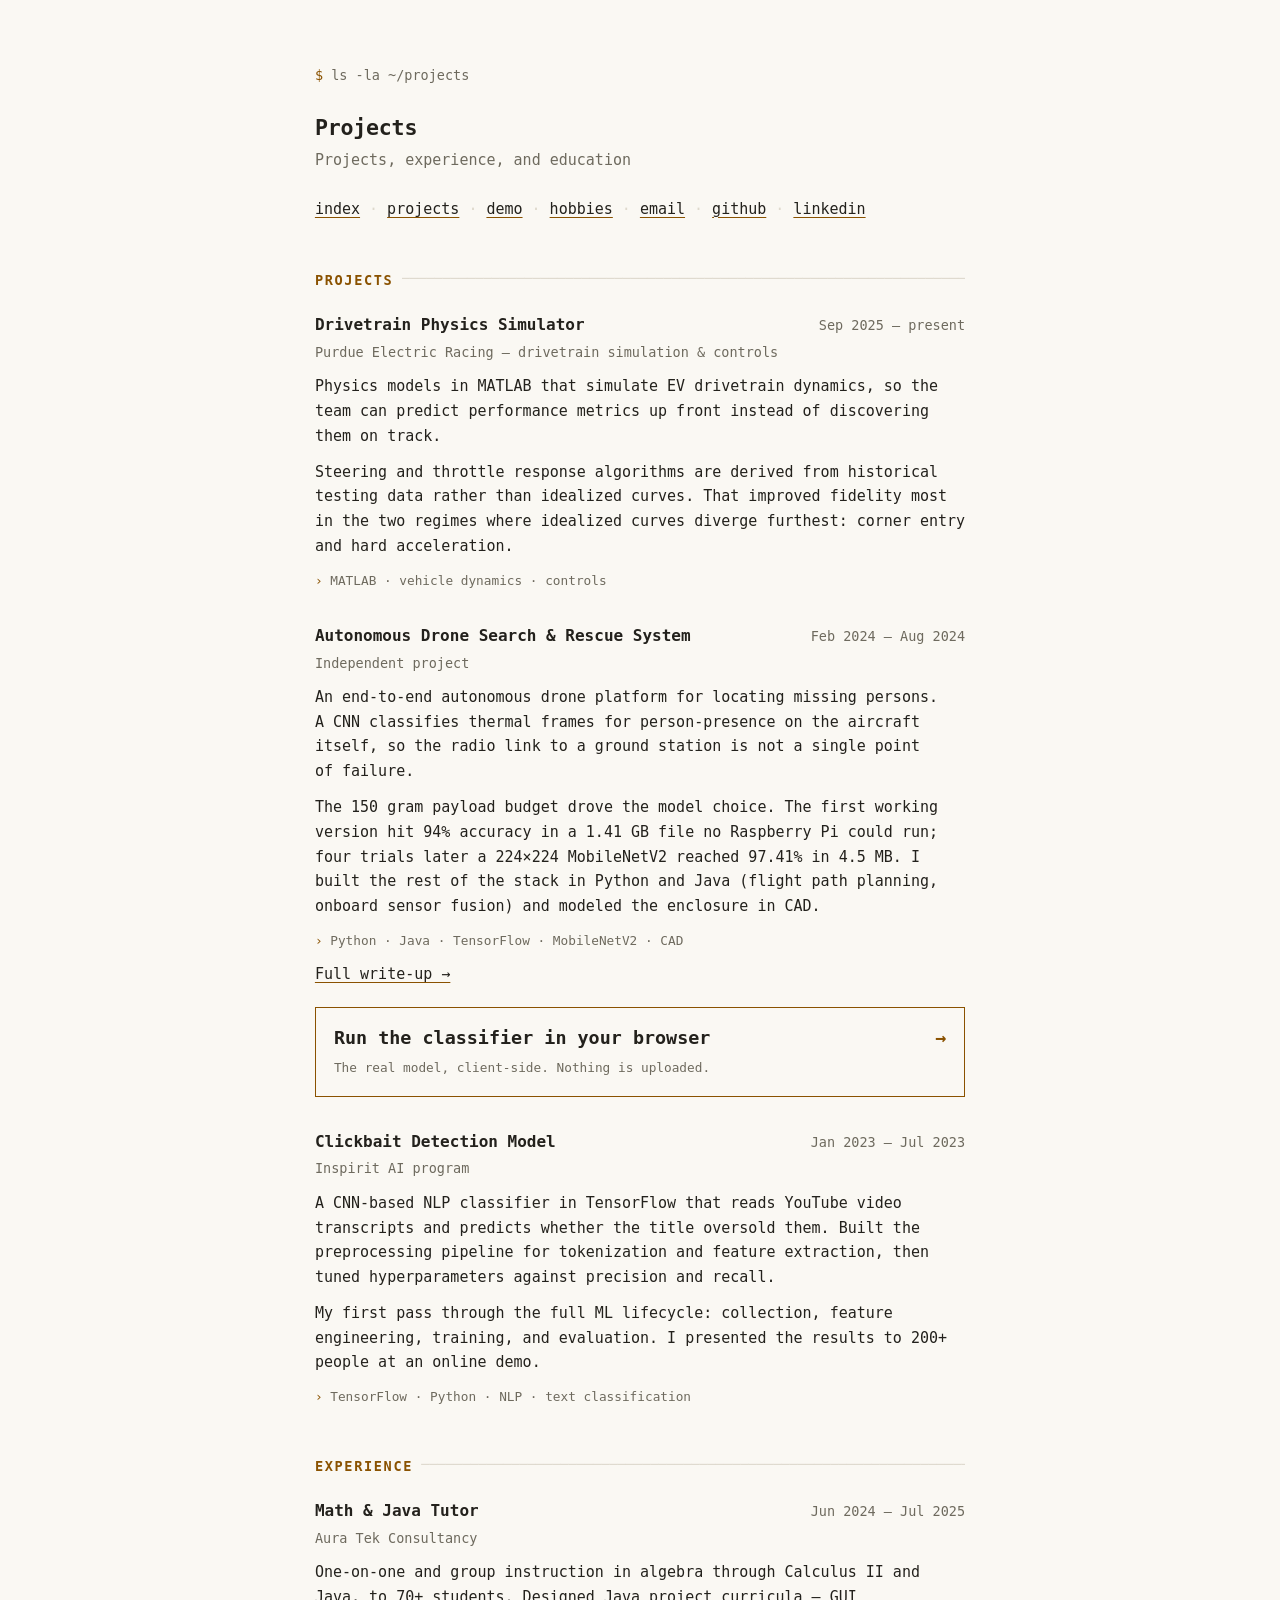
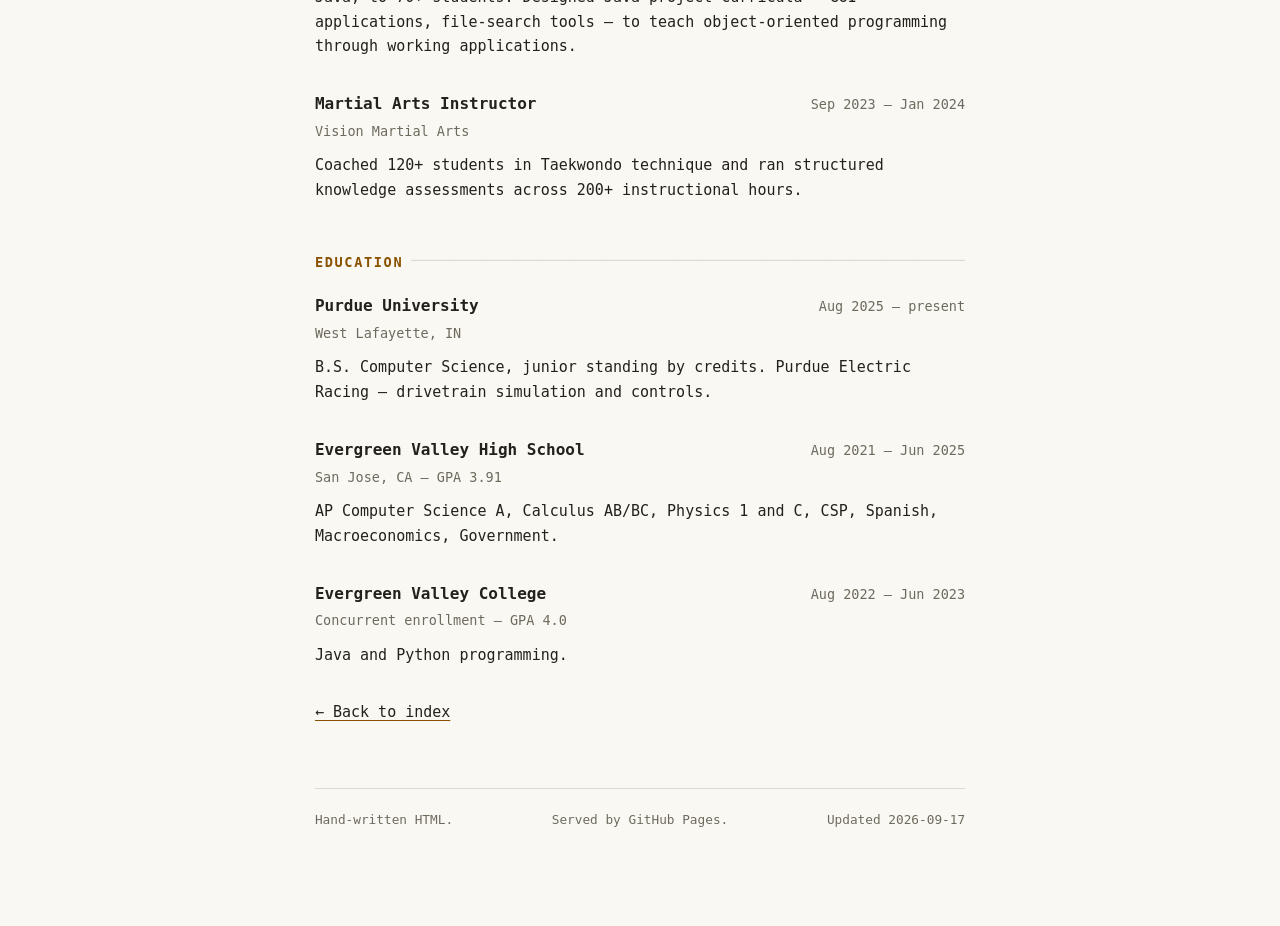
<file: projects.html>
<!doctype html>
<html lang="en">
<head>
<meta charset="utf-8">
<meta name="viewport" content="width=device-width, initial-scale=1">
<title>Projects &mdash; Tanish Thumbraguddi</title>
<meta name="description" content="Projects, experience, and education. Tanish Thumbraguddi, CS @ Purdue.">
<link rel="stylesheet" href="style.css">
<link rel="icon" href="data:image/svg+xml,<svg xmlns='http://www.w3.org/2000/svg' viewBox='0 0 16 16'><text y='13' font-size='13' font-family='monospace'>%3E</text></svg>">
</head>

<body>
<div class="page">

  <p class="prompt"><span class="sigil">$</span> ls -la ~/projects</p>

  <header>
    <h1>Projects</h1>
    <p class="tagline">Projects, experience, and education</p>

    <nav aria-label="Main">
      <ul>
        <li><a href="/">index</a></li>
        <li><a href="/projects.html" aria-current="page">projects</a></li>
        <li><a href="/demo.html">demo</a></li>
        <li><a href="/#hobbies">hobbies</a></li>
        <li><a href="mailto:tanishps2007@gmail.com">email</a></li>
        <li><a href="https://github.com/TTanish2007" rel="me noopener">github</a></li>
        <li><a href="https://www.linkedin.com/in/tanish-thumbraguddi/" rel="me noopener">linkedin</a></li>
      </ul>
    </nav>
  </header>

  <main>

    <h2>Projects</h2>

    <div class="entry">
      <div class="entry-head">
        <h3>Drivetrain Physics Simulator</h3>
        <span class="entry-meta"><time datetime="2025-09">Sep 2025</time> &ndash; present</span>
      </div>
      <p class="entry-where">Purdue Electric Racing &mdash; drivetrain simulation &amp; controls</p>
      <p>
        Physics models in MATLAB that simulate EV drivetrain dynamics, so the team can
        predict performance metrics up front instead of discovering them on track.
      </p>
      <p>
        Steering and throttle response algorithms are derived from historical testing
        data rather than idealized curves. That improved fidelity most in the two
        regimes where idealized curves diverge furthest: corner entry and hard
        acceleration.
      </p>
      <p class="stack">MATLAB &middot; vehicle dynamics &middot; controls</p>
    </div>

    <div class="entry">
      <div class="entry-head">
        <h3>Autonomous Drone Search &amp; Rescue System</h3>
        <span class="entry-meta"><time datetime="2024-02">Feb 2024</time> &ndash; <time datetime="2024-08">Aug 2024</time></span>
      </div>
      <p class="entry-where">Independent project</p>
      <p>
        An end-to-end autonomous drone platform for locating missing persons. A CNN
        classifies thermal frames for person-presence on the aircraft itself, so the
        radio link to a ground station is not a single point of failure.
      </p>
      <p>
        The 150 gram payload budget drove the model choice. The first working version hit
        94% accuracy in a 1.41 GB file no Raspberry Pi could run; four trials later a
        224&times;224 MobileNetV2 reached 97.41% in 4.5 MB. I built the rest of the stack
        in Python and Java (flight path planning, onboard sensor fusion) and modeled the
        enclosure in CAD.
      </p>
      <p class="stack">Python &middot; Java &middot; TensorFlow &middot; MobileNetV2 &middot; CAD</p>
      <p><a href="/drone.html">Full write-up &rarr;</a></p>

      <a class="cta" href="/demo.html">
        <span class="cta-title">Run the classifier in your browser</span>
        <span class="cta-note">The real model, client-side. Nothing is uploaded.</span>
      </a>
    </div>

    <div class="entry">
      <div class="entry-head">
        <h3>Clickbait Detection Model</h3>
        <span class="entry-meta"><time datetime="2023-01">Jan 2023</time> &ndash; <time datetime="2023-07">Jul 2023</time></span>
      </div>
      <p class="entry-where">Inspirit AI program</p>
      <p>
        A CNN-based NLP classifier in TensorFlow that reads YouTube video transcripts
        and predicts whether the title oversold them. Built the preprocessing pipeline
        for tokenization and feature extraction, then tuned hyperparameters against
        precision and recall.
      </p>
      <p>
        My first pass through the full ML lifecycle: collection, feature engineering,
        training, and evaluation. I presented the results to 200+ people at an online
        demo.
      </p>
      <p class="stack">TensorFlow &middot; Python &middot; NLP &middot; text classification</p>
    </div>

    <h2>Experience</h2>

    <div class="entry">
      <div class="entry-head">
        <h3>Math &amp; Java Tutor</h3>
        <span class="entry-meta"><time datetime="2024-06">Jun 2024</time> &ndash; <time datetime="2025-07">Jul 2025</time></span>
      </div>
      <p class="entry-where">Aura Tek Consultancy</p>
      <p>
        One-on-one and group instruction in algebra through Calculus&nbsp;II and Java, to
        70+ students. Designed Java project curricula — GUI applications, file-search
        tools — to teach object-oriented programming through working applications.
      </p>
    </div>

    <div class="entry">
      <div class="entry-head">
        <h3>Martial Arts Instructor</h3>
        <span class="entry-meta"><time datetime="2023-09">Sep 2023</time> &ndash; <time datetime="2024-01">Jan 2024</time></span>
      </div>
      <p class="entry-where">Vision Martial Arts</p>
      <p>
        Coached 120+ students in Taekwondo technique and ran structured knowledge
        assessments across 200+ instructional hours.
      </p>
    </div>

    <h2>Education</h2>

    <div class="entry">
      <div class="entry-head">
        <h3>Purdue University</h3>
        <span class="entry-meta"><time datetime="2025-08">Aug 2025</time> &ndash; present</span>
      </div>
      <p class="entry-where">West Lafayette, IN</p>
      <p>
        B.S. Computer Science, junior standing by credits.
        Purdue Electric Racing — drivetrain simulation and controls.
      </p>
    </div>

    <div class="entry">
      <div class="entry-head">
        <h3>Evergreen Valley High School</h3>
        <span class="entry-meta"><time datetime="2021-08">Aug 2021</time> &ndash; <time datetime="2025-06">Jun 2025</time></span>
      </div>
      <p class="entry-where">San Jose, CA &mdash; GPA 3.91</p>
      <p>
        AP Computer Science A, Calculus AB/BC, Physics 1 and C, CSP, Spanish,
        Macroeconomics, Government.
      </p>
    </div>

    <div class="entry">
      <div class="entry-head">
        <h3>Evergreen Valley College</h3>
        <span class="entry-meta"><time datetime="2022-08">Aug 2022</time> &ndash; <time datetime="2023-06">Jun 2023</time></span>
      </div>
      <p class="entry-where">Concurrent enrollment &mdash; GPA 4.0</p>
      <p>Java and Python programming.</p>
    </div>

    <p><a href="/">&larr; Back to index</a></p>

  </main>

  <footer>
    <span>Hand-written HTML.</span>
    <span>Served by GitHub Pages.</span>
    <span>Updated <time datetime="2026-09-17">2026-09-17</time></span>
  </footer>

</div>
</body>
</html>
</file>
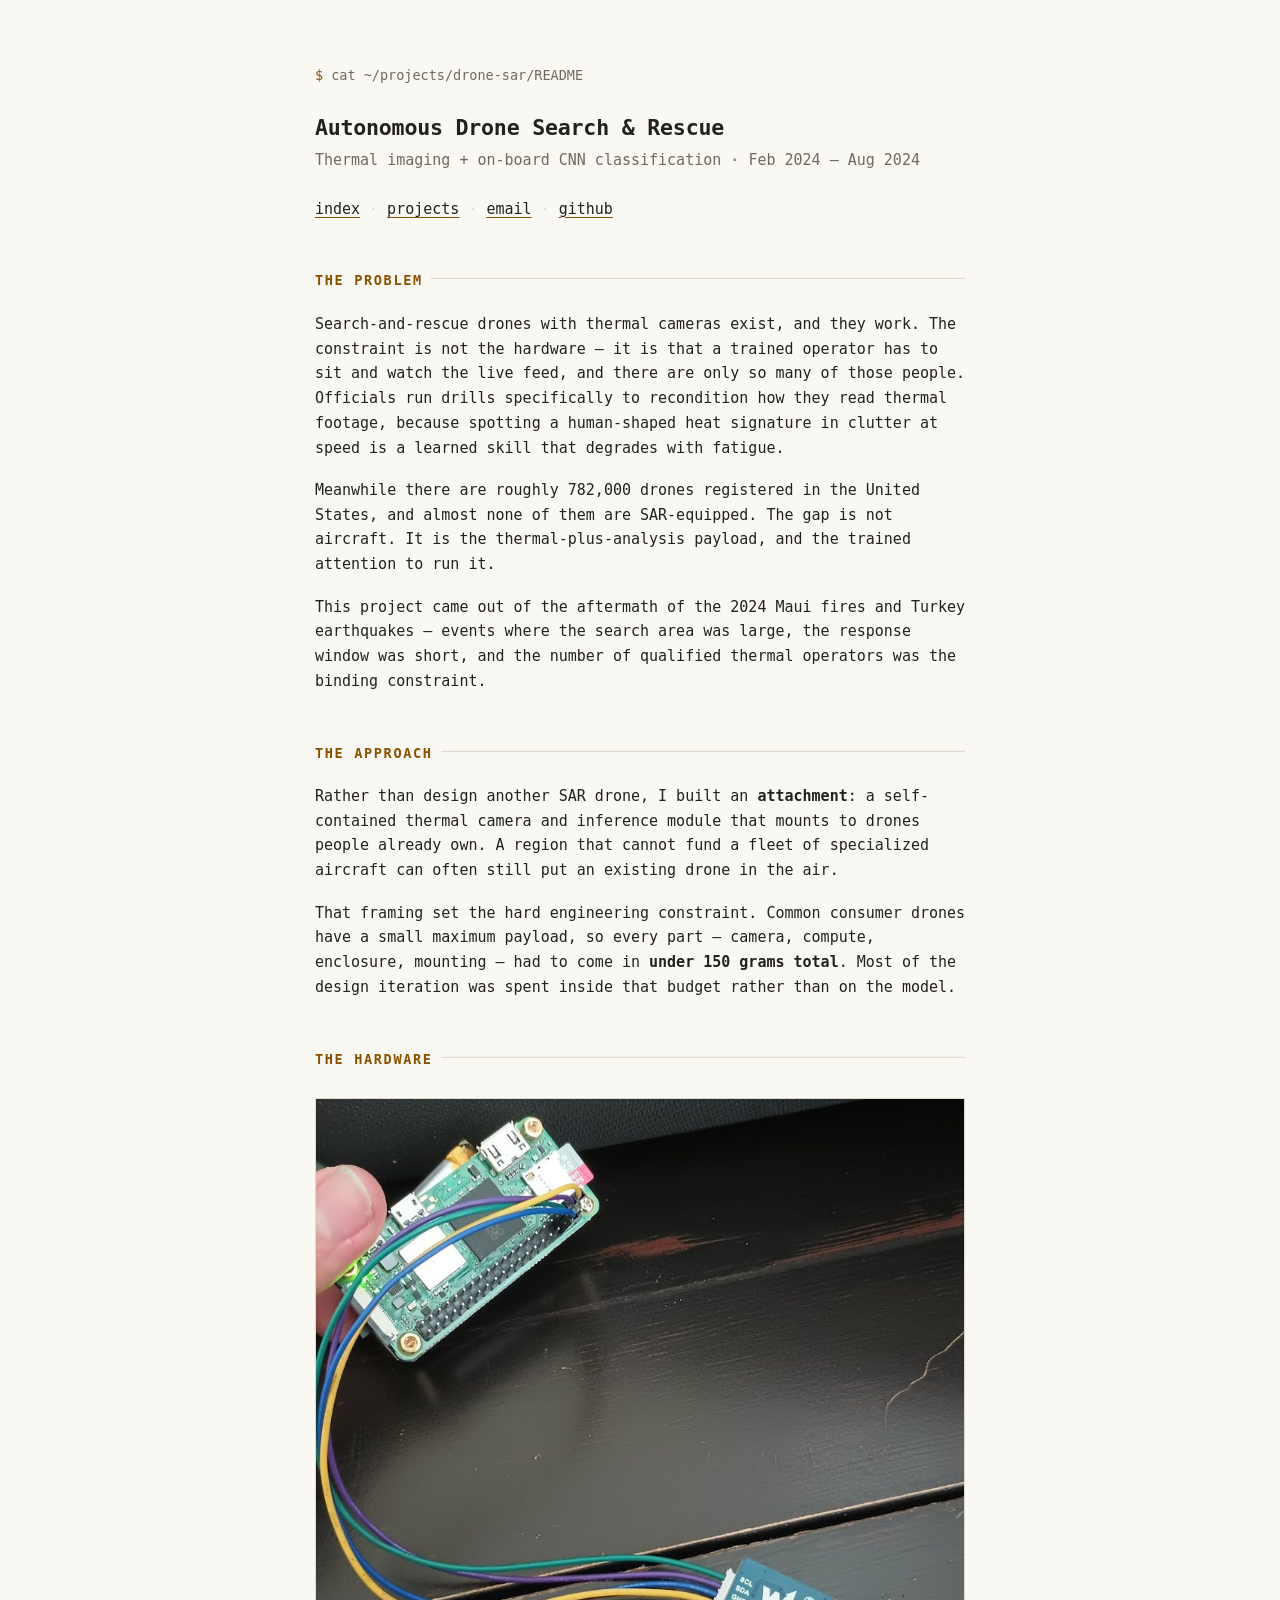
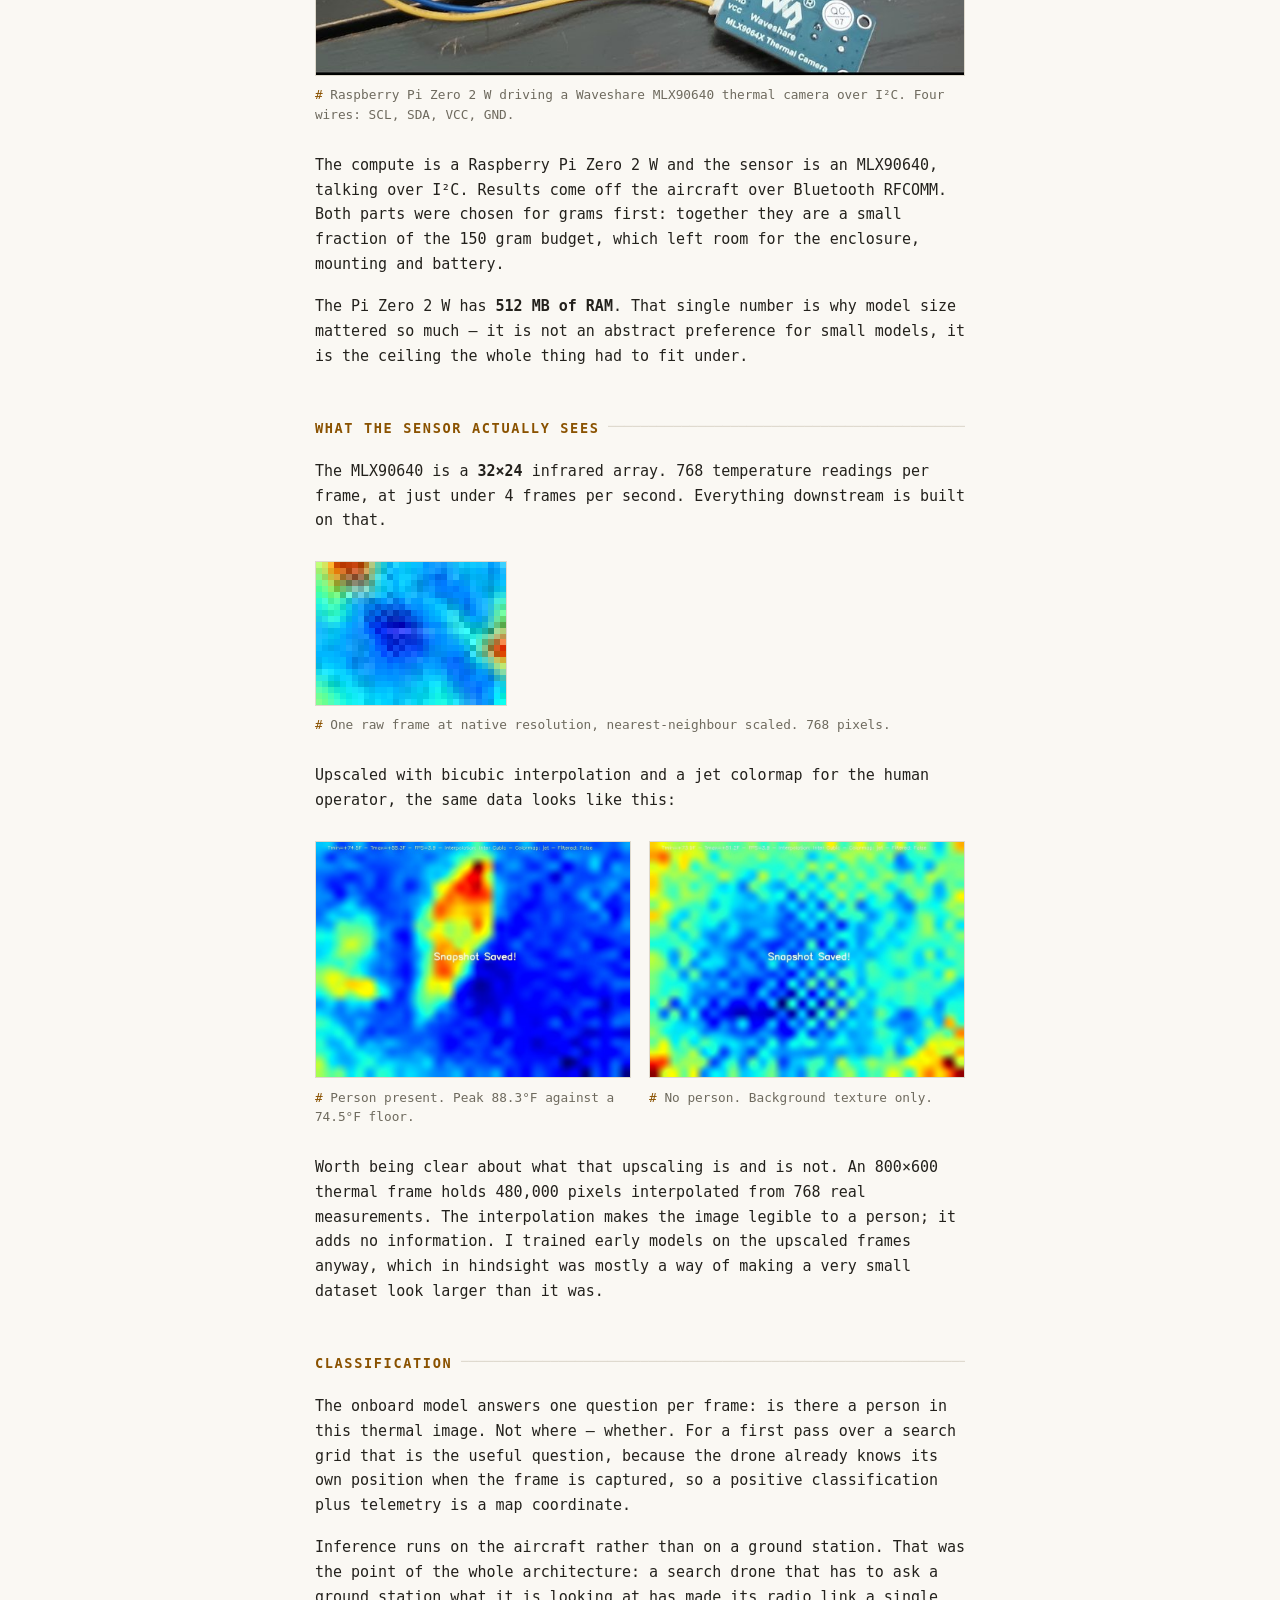
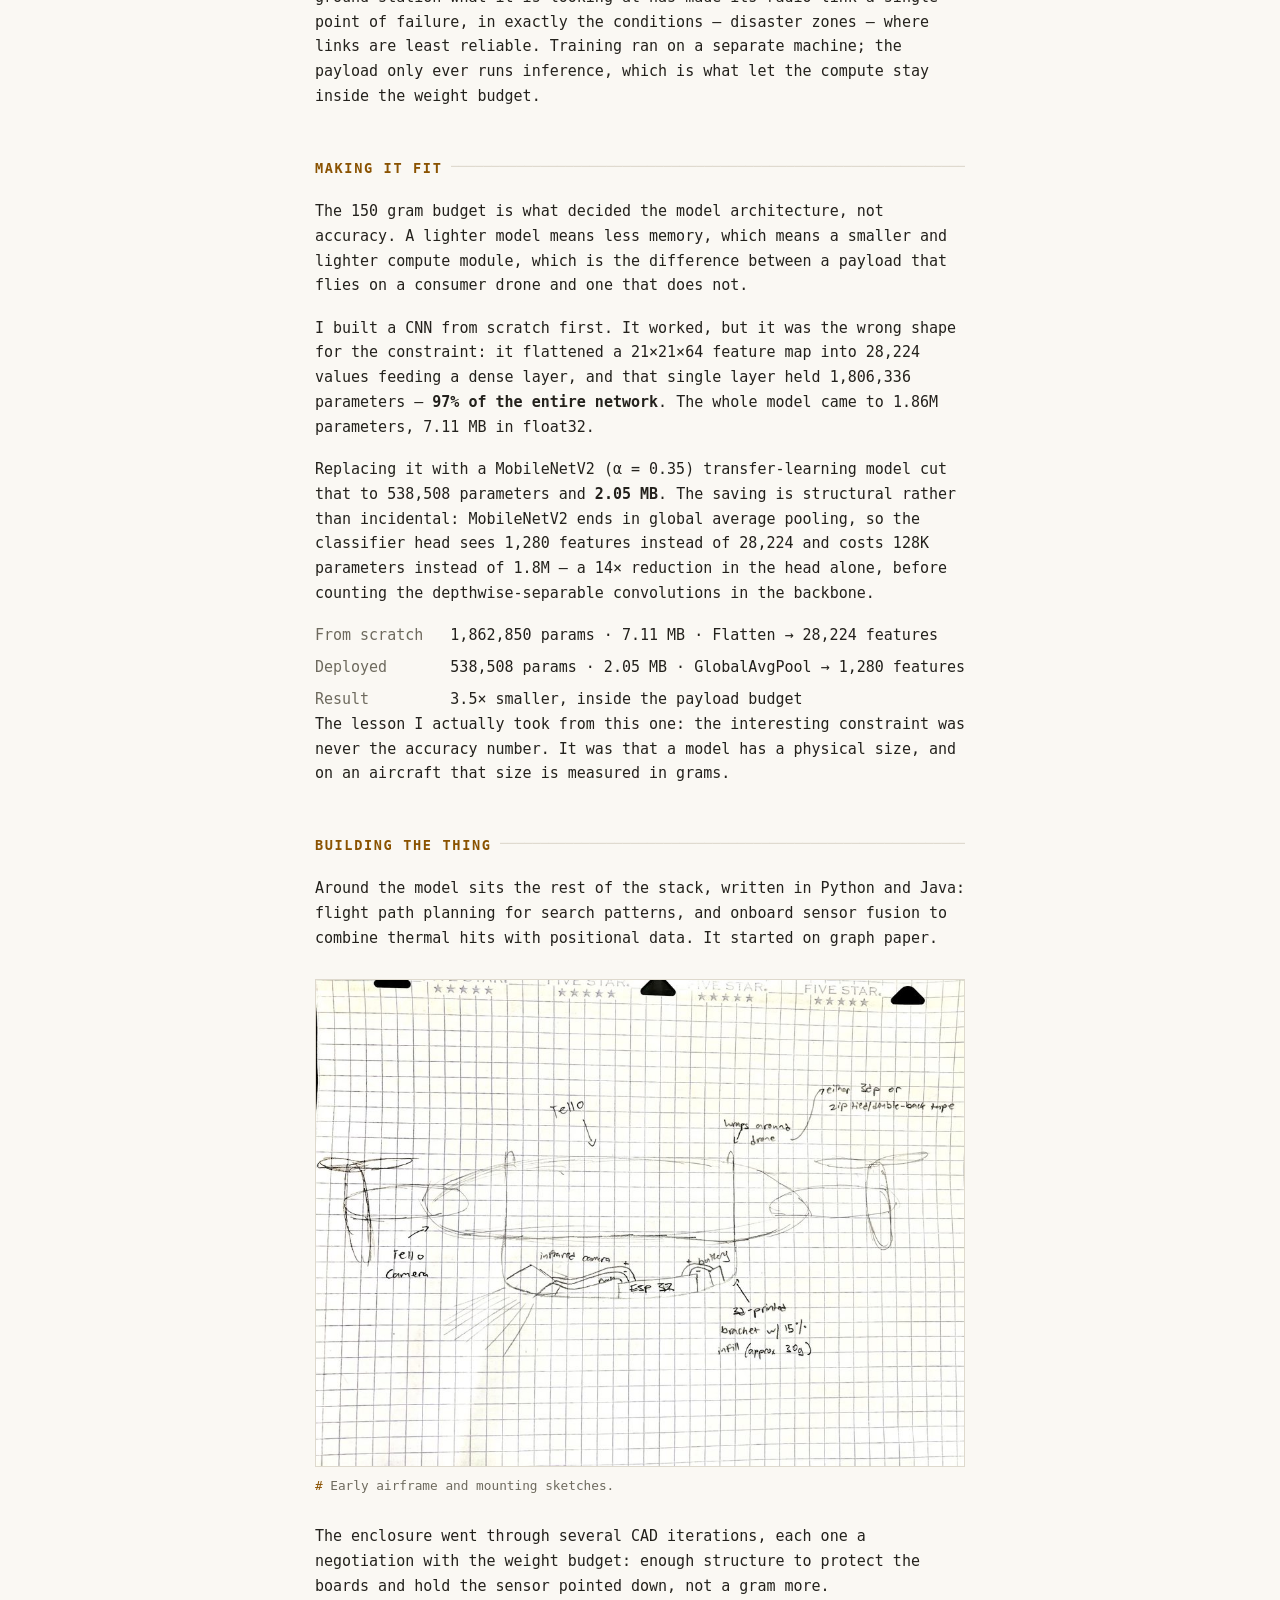
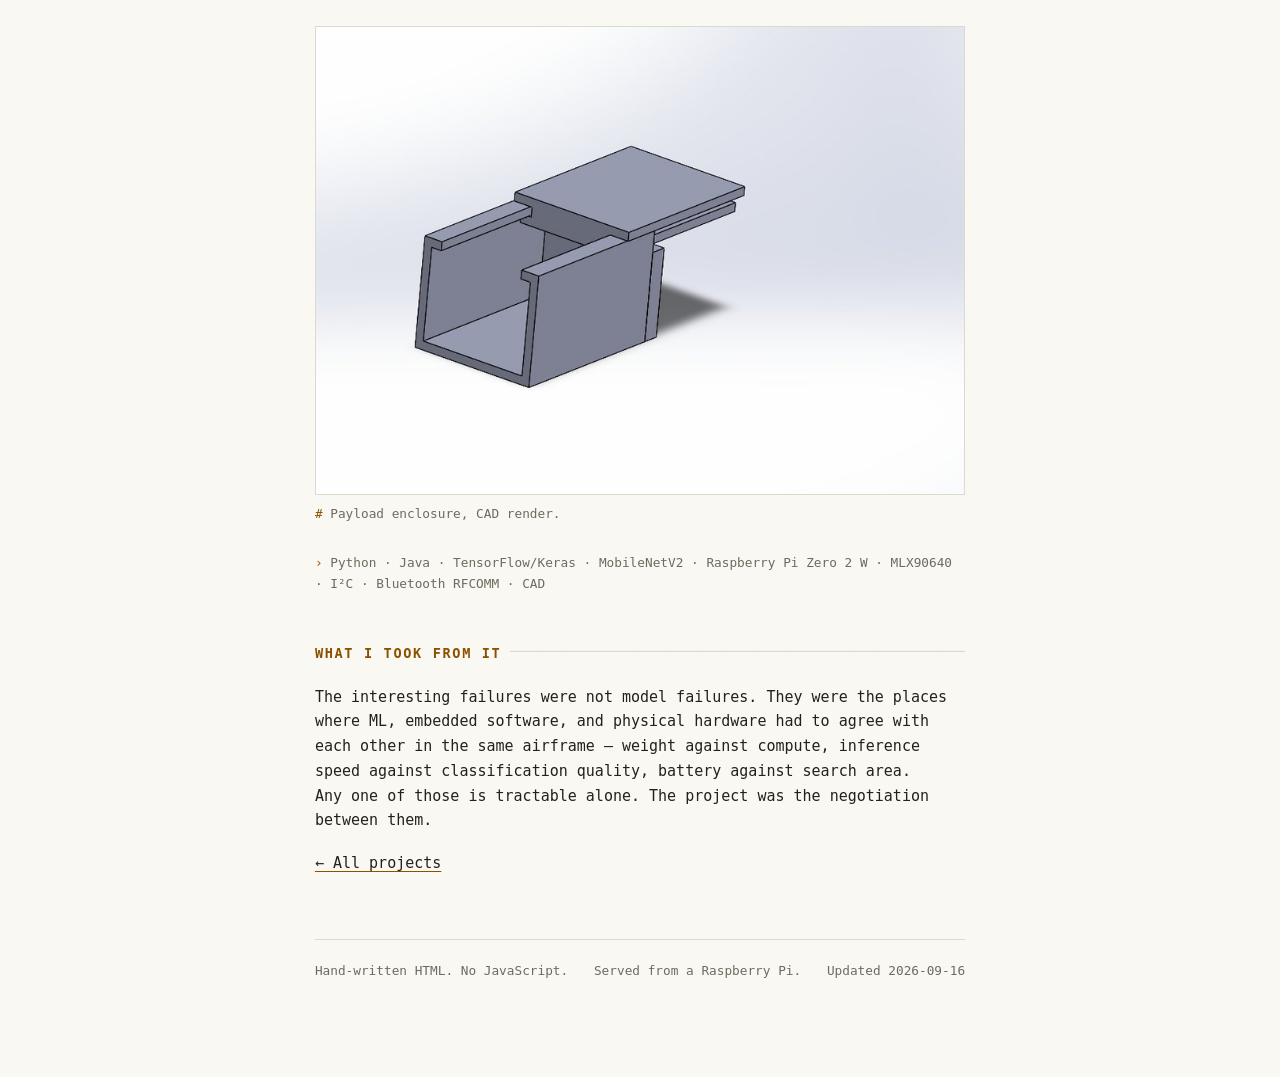
<file: site/drone.html>
<!doctype html>
<html lang="en">
<head>
<meta charset="utf-8">
<meta name="viewport" content="width=device-width, initial-scale=1">
<title>Autonomous Drone Search &amp; Rescue &mdash; Tanish Thumbraguddi</title>
<meta name="description" content="A thermal-imaging drone attachment for locating survivors in disaster areas. MobileNetV2 person-presence classification at 2 MB, under a 150 gram payload budget.">
<link rel="stylesheet" href="style.css">
<link rel="icon" href="data:image/svg+xml,<svg xmlns='http://www.w3.org/2000/svg' viewBox='0 0 16 16'><text y='13' font-size='13' font-family='monospace'>%3E</text></svg>">
</head>

<body>
<div class="page">

  <p class="prompt"><span class="sigil">$</span> cat ~/projects/drone-sar/README</p>

  <header>
    <h1>Autonomous Drone Search &amp; Rescue</h1>
    <p class="tagline">
      Thermal imaging + on-board CNN classification &middot;
      <time datetime="2024-02">Feb 2024</time> &ndash; <time datetime="2024-08">Aug 2024</time>
    </p>

    <nav aria-label="Main">
      <ul>
        <li><a href="/">index</a></li>
        <li><a href="/projects.html">projects</a></li>
        <li><a href="mailto:tanishps2007@gmail.com">email</a></li>
        <li><a href="https://github.com/TTanish2007" rel="me noopener">github</a></li>
      </ul>
    </nav>
  </header>

  <main>

    <h2>The problem</h2>

    <p>
      Search-and-rescue drones with thermal cameras exist, and they work. The
      constraint is not the hardware — it is that a trained operator has to sit and
      watch the live feed, and there are only so many of those people. Officials run
      drills specifically to recondition how they read thermal footage, because
      spotting a human-shaped heat signature in clutter at speed is a learned skill
      that degrades with fatigue.
    </p>

    <p>
      Meanwhile there are roughly 782,000 drones registered in the United States, and
      almost none of them are SAR-equipped. The gap is not aircraft. It is the
      thermal-plus-analysis payload, and the trained attention to run it.
    </p>

    <p>
      This project came out of the aftermath of the 2024 Maui fires and Turkey
      earthquakes — events where the search area was large, the response window was
      short, and the number of qualified thermal operators was the binding constraint.
    </p>

    <h2>The approach</h2>

    <p>
      Rather than design another SAR drone, I built an <strong>attachment</strong>: a
      self-contained thermal camera and inference module that mounts to drones people
      already own. A region that cannot fund a fleet of specialized aircraft can
      often still put an existing drone in the air.
    </p>

    <p>
      That framing set the hard engineering constraint. Common consumer drones have a
      small maximum payload, so every part — camera, compute, enclosure, mounting —
      had to come in <strong>under 150 grams total</strong>. Most of the design
      iteration was spent inside that budget rather than on the model.
    </p>

    <h2>The hardware</h2>

    <figure>
      <img src="assets/hardware.jpg" width="860" height="764"
           alt="A Raspberry Pi Zero 2 W held between two fingers, wired over four
                coloured jumper leads to a small blue Waveshare MLX9064X thermal
                camera board resting on a dark wooden surface.">
      <figcaption>
        Raspberry Pi Zero 2 W driving a Waveshare MLX90640 thermal camera over
        I&sup2;C. Four wires: SCL, SDA, VCC, GND.
      </figcaption>
    </figure>

    <p>
      The compute is a Raspberry Pi Zero 2 W and the sensor is an MLX90640, talking
      over I&sup2;C. Results come off the aircraft over Bluetooth RFCOMM. Both parts
      were chosen for grams first: together they are a small fraction of the 150 gram
      budget, which left room for the enclosure, mounting and battery.
    </p>

    <p>
      The Pi Zero 2 W has <strong>512&nbsp;MB of RAM</strong>. That single number is
      why model size mattered so much — it is not an abstract preference for small
      models, it is the ceiling the whole thing had to fit under.
    </p>

    <h2>What the sensor actually sees</h2>

    <p>
      The MLX90640 is a <strong>32&times;24</strong> infrared array. 768 temperature
      readings per frame, at just under 4 frames per second. Everything downstream is
      built on that.
    </p>

    <figure>
      <img class="pixelated" src="assets/sensor-raw.png" width="32" height="24"
           alt="A 32 by 24 pixel thermal frame shown at actual resolution, mostly
                dark blue with a small warm yellow region.">
      <figcaption>
        One raw frame at native resolution, nearest-neighbour scaled. 768 pixels.
      </figcaption>
    </figure>

    <p>
      Upscaled with bicubic interpolation and a jet colormap for the human operator,
      the same data looks like this:
    </p>

    <div class="figpair">
      <figure>
        <img src="assets/thermal-person.jpg" width="800" height="600"
             alt="Thermal image in blue-to-red false colour. A tall red and orange
                  human-shaped heat signature stands out near the centre against a
                  cool blue background.">
        <figcaption>
          Person present. Peak 88.3&deg;F against a 74.5&deg;F floor.
        </figcaption>
      </figure>
      <figure>
        <img src="assets/thermal-empty.jpg" width="800" height="600"
             alt="Thermal image in blue-to-green false colour showing only diffuse
                  background texture with no distinct heat signature.">
        <figcaption>
          No person. Background texture only.
        </figcaption>
      </figure>
    </div>

    <p>
      Worth being clear about what that upscaling is and is not. An 800&times;600
      thermal frame holds 480,000 pixels interpolated from 768 real measurements. The
      interpolation makes the image legible to a person; it adds no information. I
      trained early models on the upscaled frames anyway, which in hindsight was
      mostly a way of making a very small dataset look larger than it was.
    </p>

    <h2>Classification</h2>

    <p>
      The onboard model answers one question per frame: is there a person in this
      thermal image. Not where — whether. For a first pass over a search grid that is
      the useful question, because the drone already knows its own position when the
      frame is captured, so a positive classification plus telemetry is a map
      coordinate.
    </p>

    <p>
      Inference runs on the aircraft rather than on a ground station. That was the
      point of the whole architecture: a search drone that has to ask a ground station
      what it is looking at has made its radio link a single point of failure, in
      exactly the conditions — disaster zones — where links are least reliable.
      Training ran on a separate machine; the payload only ever runs inference, which
      is what let the compute stay inside the weight budget.
    </p>

    <h2>Making it fit</h2>

    <p>
      The 150 gram budget is what decided the model architecture, not accuracy. A
      lighter model means less memory, which means a smaller and lighter compute
      module, which is the difference between a payload that flies on a consumer drone
      and one that does not.
    </p>

    <p>
      I built a CNN from scratch first. It worked, but it was the wrong shape for the
      constraint: it flattened a 21&times;21&times;64 feature map into 28,224 values
      feeding a dense layer, and that single layer held 1,806,336 parameters —
      <strong>97% of the entire network</strong>. The whole model came to 1.86M
      parameters, 7.11&nbsp;MB in float32.
    </p>

    <p>
      Replacing it with a MobileNetV2 (&alpha;&nbsp;=&nbsp;0.35) transfer-learning
      model cut that to 538,508 parameters and <strong>2.05&nbsp;MB</strong>. The
      saving is structural rather than incidental: MobileNetV2 ends in global average
      pooling, so the classifier head sees 1,280 features instead of 28,224 and costs
      128K parameters instead of 1.8M — a 14&times; reduction in the head alone, before
      counting the depthwise-separable convolutions in the backbone.
    </p>

    <dl class="spec">
      <dt>From scratch</dt>
      <dd>1,862,850 params &middot; 7.11 MB &middot; Flatten &rarr; 28,224 features</dd>

      <dt>Deployed</dt>
      <dd>538,508 params &middot; 2.05 MB &middot; GlobalAvgPool &rarr; 1,280 features</dd>

      <dt>Result</dt>
      <dd>3.5&times; smaller, inside the payload budget</dd>
    </dl>

    <p>
      The lesson I actually took from this one: the interesting constraint was never
      the accuracy number. It was that a model has a physical size, and on an aircraft
      that size is measured in grams.
    </p>

    <h2>Building the thing</h2>

    <p>
      Around the model sits the rest of the stack, written in Python and Java: flight
      path planning for search patterns, and onboard sensor fusion to combine thermal
      hits with positional data. It started on graph paper.
    </p>

    <figure>
      <img src="assets/sketch.jpg" width="980" height="735"
           alt="A hand-drawn engineering sketch on graph paper showing a drone
                airframe from several angles with annotations and measurements.">
      <figcaption>Early airframe and mounting sketches.</figcaption>
    </figure>

    <p>
      The enclosure went through several CAD iterations, each one a negotiation with
      the weight budget: enough structure to protect the boards and hold the sensor
      pointed down, not a gram more.
    </p>

    <figure>
      <img src="assets/enclosure.jpg" width="820" height="590"
           alt="A grey CAD render of the payload enclosure: an open rectangular
                housing with a flat mounting plate on top.">
      <figcaption>Payload enclosure, CAD render.</figcaption>
    </figure>

    <p class="stack">
      Python &middot; Java &middot; TensorFlow/Keras &middot; MobileNetV2 &middot;
      Raspberry Pi Zero 2 W &middot; MLX90640 &middot; I&sup2;C &middot; Bluetooth
      RFCOMM &middot; CAD
    </p>

    <h2>What I took from it</h2>

    <p>
      The interesting failures were not model failures. They were the places where ML,
      embedded software, and physical hardware had to agree with each other in the same
      airframe — weight against compute, inference speed against classification
      quality, battery against search area. Any one of those is tractable alone. The
      project was the negotiation between them.
    </p>

    <p><a href="/projects.html">&larr; All projects</a></p>

  </main>

  <footer>
    <span>Hand-written HTML. No JavaScript.</span>
    <span>Served from a Raspberry Pi.</span>
    <span>Updated <time datetime="2026-09-16">2026-09-16</time></span>
  </footer>

</div>
</body>
</html>
</file>
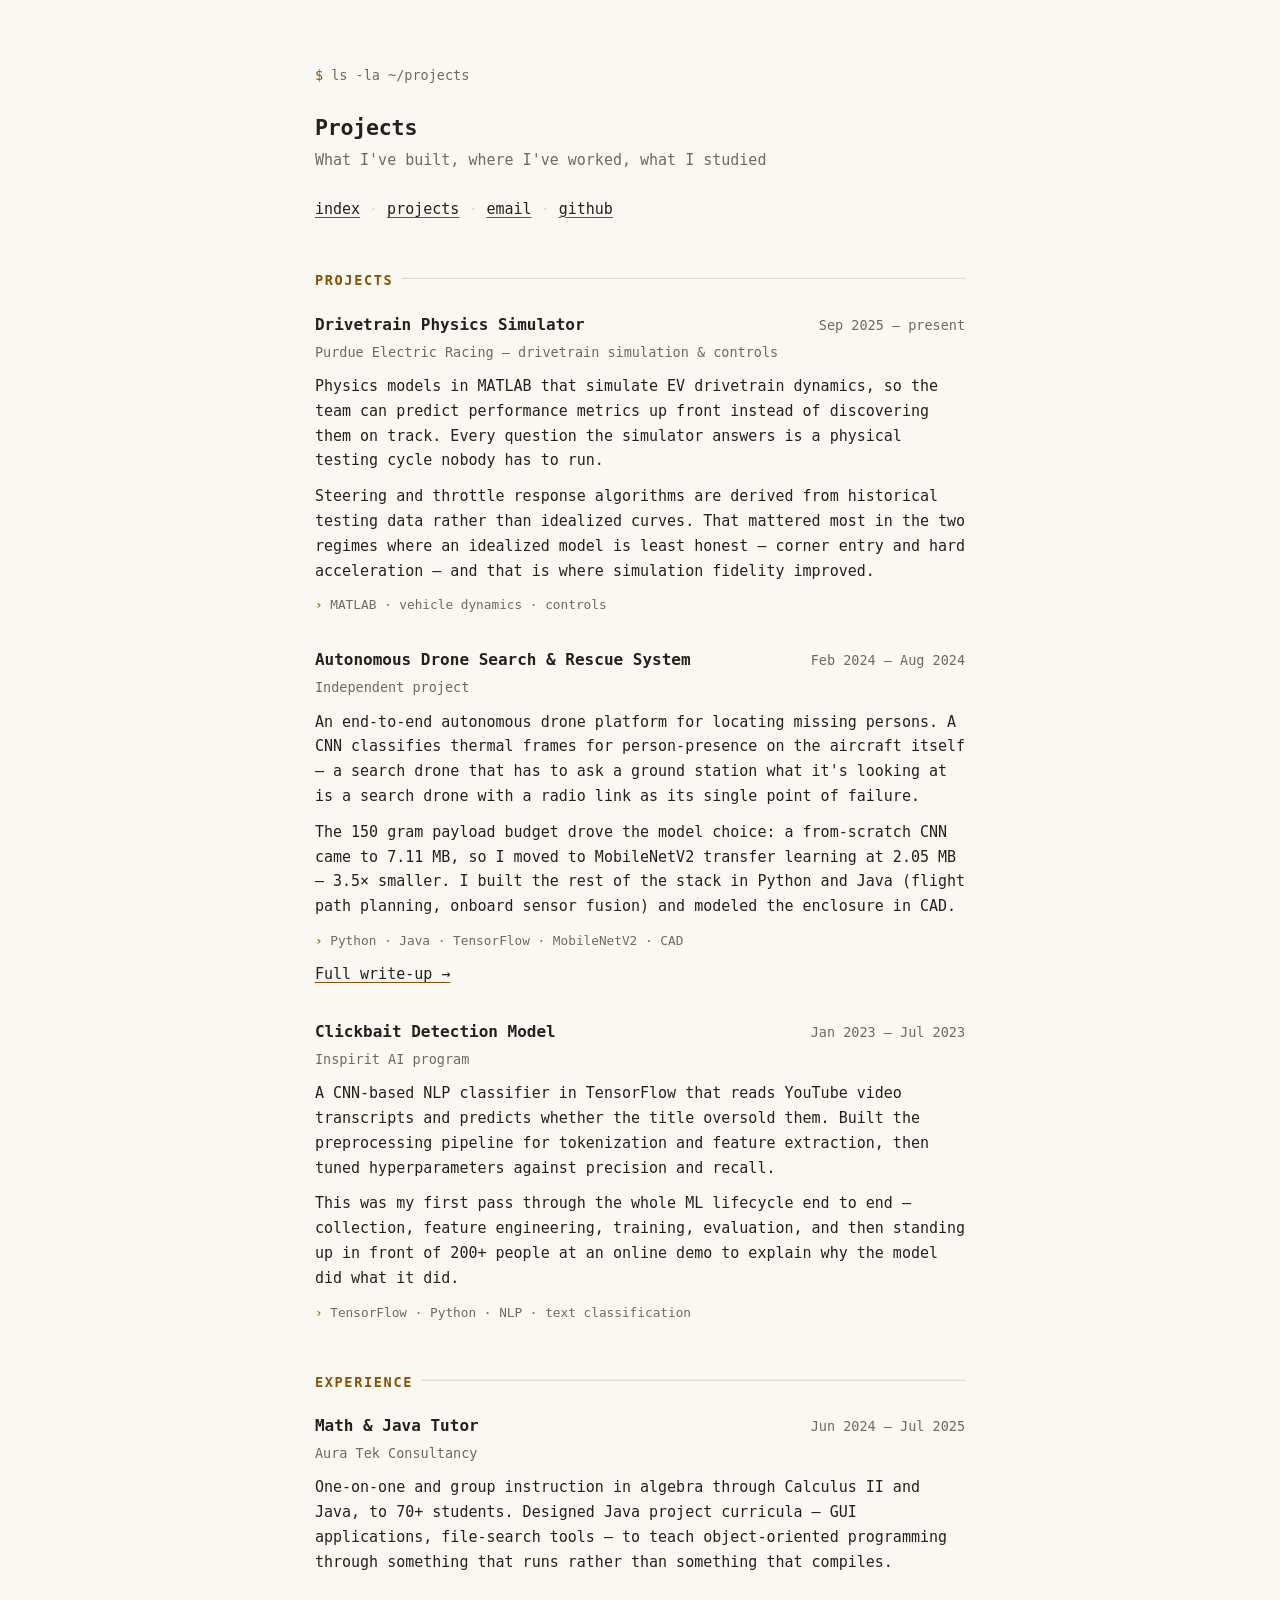
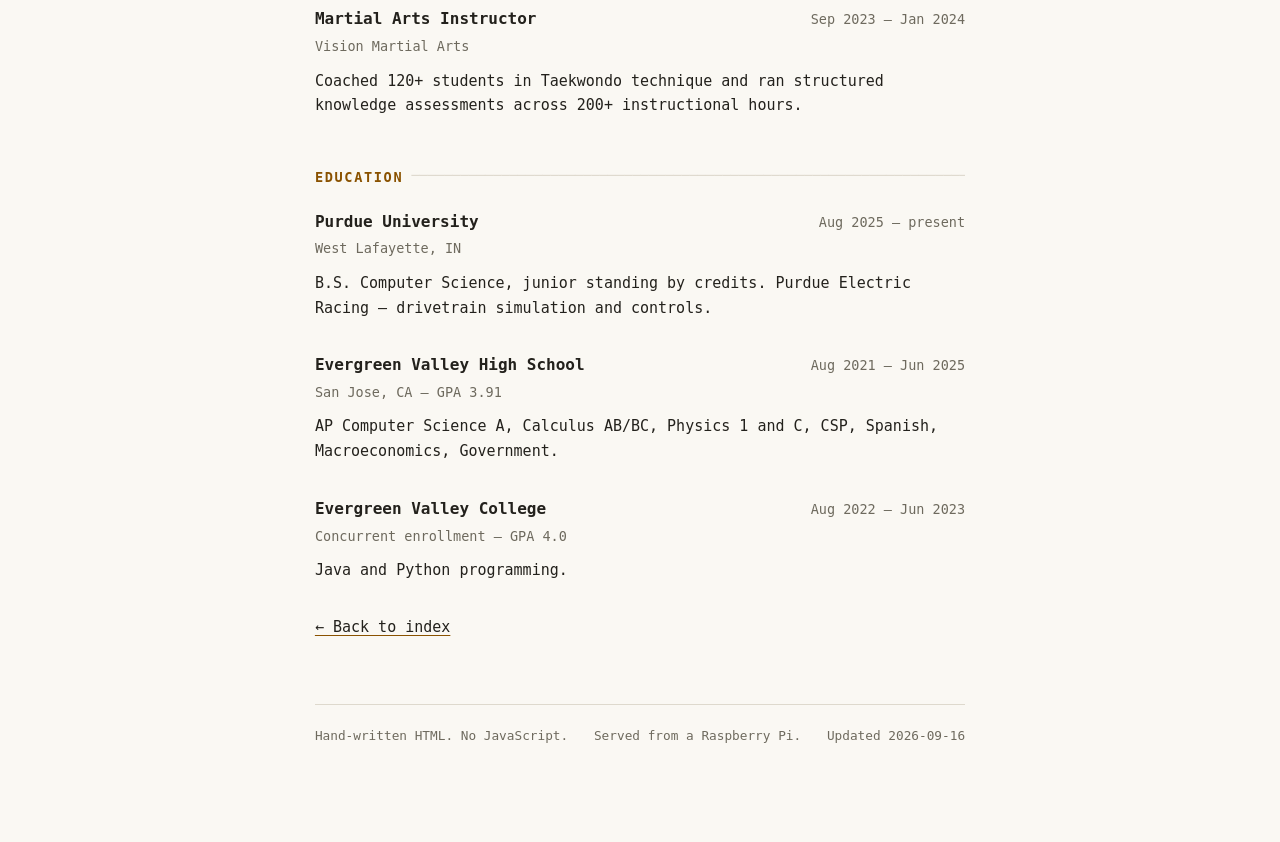
<file: site/projects.html>
<!doctype html>
<html lang="en">
<head>
<meta charset="utf-8">
<meta name="viewport" content="width=device-width, initial-scale=1">
<title>Projects &mdash; Tanish Thumbraguddi</title>
<meta name="description" content="Projects, experience, and education. Tanish Thumbraguddi, CS @ Purdue.">
<link rel="stylesheet" href="style.css">
<link rel="icon" href="data:image/svg+xml,<svg xmlns='http://www.w3.org/2000/svg' viewBox='0 0 16 16'><text y='13' font-size='13' font-family='monospace'>%3E</text></svg>">
</head>

<body>
<div class="page">

  <p class="prompt"><span class="sigil">$</span> ls -la ~/projects</p>

  <header>
    <h1>Projects</h1>
    <p class="tagline">What I've built, where I've worked, what I studied</p>

    <nav aria-label="Main">
      <ul>
        <li><a href="/">index</a></li>
        <li><a href="/projects.html" aria-current="page">projects</a></li>
        <li><a href="mailto:tanishps2007@gmail.com">email</a></li>
        <li><a href="https://github.com/TTanish2007" rel="me noopener">github</a></li>
      </ul>
    </nav>
  </header>

  <main>

    <h2>Projects</h2>

    <div class="entry">
      <div class="entry-head">
        <h3>Drivetrain Physics Simulator</h3>
        <span class="entry-meta"><time datetime="2025-09">Sep 2025</time> &ndash; present</span>
      </div>
      <p class="entry-where">Purdue Electric Racing &mdash; drivetrain simulation &amp; controls</p>
      <p>
        Physics models in MATLAB that simulate EV drivetrain dynamics, so the team can
        predict performance metrics up front instead of discovering them on track. Every
        question the simulator answers is a physical testing cycle nobody has to run.
      </p>
      <p>
        Steering and throttle response algorithms are derived from historical testing
        data rather than idealized curves. That mattered most in the two regimes where
        an idealized model is least honest — corner entry and hard acceleration — and
        that is where simulation fidelity improved.
      </p>
      <p class="stack">MATLAB &middot; vehicle dynamics &middot; controls</p>
    </div>

    <div class="entry">
      <div class="entry-head">
        <h3>Autonomous Drone Search &amp; Rescue System</h3>
        <span class="entry-meta"><time datetime="2024-02">Feb 2024</time> &ndash; <time datetime="2024-08">Aug 2024</time></span>
      </div>
      <p class="entry-where">Independent project</p>
      <p>
        An end-to-end autonomous drone platform for locating missing persons. A CNN
        classifies thermal frames for person-presence on the aircraft itself — a search
        drone that has to ask a ground station what it's looking at is a search drone
        with a radio link as its single point of failure.
      </p>
      <p>
        The 150 gram payload budget drove the model choice: a from-scratch CNN came to
        7.11 MB, so I moved to MobileNetV2 transfer learning at 2.05 MB — 3.5&times;
        smaller. I built the rest of the stack in Python and Java (flight path planning,
        onboard sensor fusion) and modeled the enclosure in CAD.
      </p>
      <p class="stack">Python &middot; Java &middot; TensorFlow &middot; MobileNetV2 &middot; CAD</p>
      <p><a href="/drone.html">Full write-up &rarr;</a></p>
    </div>

    <div class="entry">
      <div class="entry-head">
        <h3>Clickbait Detection Model</h3>
        <span class="entry-meta"><time datetime="2023-01">Jan 2023</time> &ndash; <time datetime="2023-07">Jul 2023</time></span>
      </div>
      <p class="entry-where">Inspirit AI program</p>
      <p>
        A CNN-based NLP classifier in TensorFlow that reads YouTube video transcripts
        and predicts whether the title oversold them. Built the preprocessing pipeline
        for tokenization and feature extraction, then tuned hyperparameters against
        precision and recall.
      </p>
      <p>
        This was my first pass through the whole ML lifecycle end to end — collection,
        feature engineering, training, evaluation, and then standing up in front of
        200+ people at an online demo to explain why the model did what it did.
      </p>
      <p class="stack">TensorFlow &middot; Python &middot; NLP &middot; text classification</p>
    </div>

    <h2>Experience</h2>

    <div class="entry">
      <div class="entry-head">
        <h3>Math &amp; Java Tutor</h3>
        <span class="entry-meta"><time datetime="2024-06">Jun 2024</time> &ndash; <time datetime="2025-07">Jul 2025</time></span>
      </div>
      <p class="entry-where">Aura Tek Consultancy</p>
      <p>
        One-on-one and group instruction in algebra through Calculus&nbsp;II and Java, to
        70+ students. Designed Java project curricula — GUI applications, file-search
        tools — to teach object-oriented programming through something that runs rather
        than something that compiles.
      </p>
    </div>

    <div class="entry">
      <div class="entry-head">
        <h3>Martial Arts Instructor</h3>
        <span class="entry-meta"><time datetime="2023-09">Sep 2023</time> &ndash; <time datetime="2024-01">Jan 2024</time></span>
      </div>
      <p class="entry-where">Vision Martial Arts</p>
      <p>
        Coached 120+ students in Taekwondo technique and ran structured knowledge
        assessments across 200+ instructional hours.
      </p>
    </div>

    <h2>Education</h2>

    <div class="entry">
      <div class="entry-head">
        <h3>Purdue University</h3>
        <span class="entry-meta"><time datetime="2025-08">Aug 2025</time> &ndash; present</span>
      </div>
      <p class="entry-where">West Lafayette, IN</p>
      <p>
        B.S. Computer Science, junior standing by credits.
        Purdue Electric Racing — drivetrain simulation and controls.
      </p>
    </div>

    <div class="entry">
      <div class="entry-head">
        <h3>Evergreen Valley High School</h3>
        <span class="entry-meta"><time datetime="2021-08">Aug 2021</time> &ndash; <time datetime="2025-06">Jun 2025</time></span>
      </div>
      <p class="entry-where">San Jose, CA &mdash; GPA 3.91</p>
      <p>
        AP Computer Science A, Calculus AB/BC, Physics 1 and C, CSP, Spanish,
        Macroeconomics, Government.
      </p>
    </div>

    <div class="entry">
      <div class="entry-head">
        <h3>Evergreen Valley College</h3>
        <span class="entry-meta"><time datetime="2022-08">Aug 2022</time> &ndash; <time datetime="2023-06">Jun 2023</time></span>
      </div>
      <p class="entry-where">Concurrent enrollment &mdash; GPA 4.0</p>
      <p>Java and Python programming.</p>
    </div>

    <p><a href="/">&larr; Back to index</a></p>

  </main>

  <footer>
    <span>Hand-written HTML. No JavaScript.</span>
    <span>Served from a Raspberry Pi.</span>
    <span>Updated <time datetime="2026-09-16">2026-09-16</time></span>
  </footer>

</div>
</body>
</html>
</file>
<file: style.css>
/* ==================================================================
   tanish thumbraguddi — personal site
   hand-written css. no framework, no build step.

   layout notes:
   the whole thing is a fixed character-width column (--measure).
   because the font is monospace, every line wraps on the same
   character boundary, so the page reads like a text file. that
   is the one genuinely good thing about a monospace layout and
   it is worth not breaking. keep all widths in ch units.
   ================================================================== */

:root {
  --bg:      #100f0d;
  --fg:      #d7d3c8;
  --dim:     #7c776b;
  --rule:    #2b2824;
  --accent:  #e0a458;
  --measure: 72ch;
}

/* amber-on-dark by default, paper in light mode. supporting both is
   cheap and it is the difference between a site someone tuned and a
   site someone generated. */
@media (prefers-color-scheme: light) {
  :root {
    --bg:     #faf8f3;
    --fg:     #23211c;
    --dim:    #6e6a5e;
    --rule:   #ded9cd;
    --accent: #8a5200;
  }
}

*,
*::before,
*::after { box-sizing: border-box; }

html {
  /* stop ios from inflating text in landscape and wrecking the grid */
  -webkit-text-size-adjust: 100%;
}

body {
  margin: 0;
  padding: 4rem 2ch 6rem;
  background: var(--bg);
  color: var(--fg);
  font-family: ui-monospace, SFMono-Regular, "SF Mono", Menlo, Consolas,
               "DejaVu Sans Mono", "Liberation Mono", monospace;
  font-size: 15px;
  line-height: 1.65;
  font-variant-ligatures: none;
}

.page {
  max-width: var(--measure);
  margin: 0 auto;
}

/* ---- prompt line ------------------------------------------------ */
/* used exactly once, at the top of the page. it is a label, not a
   simulation: nothing types itself, nothing blinks, you cannot enter
   commands into it. the moment it pretends to be interactive it stops
   being a design and starts being a costume. */

.prompt {
  color: var(--dim);
  margin: 0 0 1.75rem;
  font-size: 0.9em;
}

.prompt .sigil { color: var(--accent); }

/* ---- header ----------------------------------------------------- */

header h1 {
  font-size: 1.35rem;
  font-weight: 700;
  line-height: 1.3;
  margin: 0;
  letter-spacing: -0.01em;
}

.tagline {
  color: var(--dim);
  margin: 0.35rem 0 0;
}

nav {
  margin: 1.5rem 0 0;
}

nav a + a { margin-left: 0;}

nav ul {
  list-style: none;
  margin: 0;
  padding: 0;
  display: flex;
  flex-wrap: wrap;
  gap: 0 1ch;
}

nav li:not(:last-child)::after {
  content: "·";
  color: var(--rule);
  margin-left: 1ch;
}

nav [aria-current="page"] {
  color: var(--fg);
  text-decoration-color: var(--accent);
}

/* ---- section rules ---------------------------------------------- */
/* a heading followed by dashes that run to the end of the column.
   the dashes are real characters clipped by overflow, so they land on
   the monospace grid instead of floating above it like a css border. */

/* Anchored headings (#hobbies, #work) shouldn't land flush against the
   top of the viewport when jumped to. */
h2[id] { scroll-margin-top: 2rem; }

h2 {
  display: flex;
  align-items: baseline;
  gap: 1ch;
  margin: 3rem 0 1.25rem;
  font-size: 0.85rem;
  font-weight: 700;
  letter-spacing: 0.12em;
  text-transform: uppercase;
  color: var(--accent);
  /* The heading text is an anonymous flex item, so it can't be given
     flex-shrink:0 directly. Without nowrap the dashes win the space
     fight and a two-word heading breaks across lines, stranding the
     second word underneath the rule. */
  white-space: nowrap;
}

h2::after {
  content: "────────────────────────────────────────────────────────────────────────────────";
  flex: 1 1 auto;
  min-width: 0;
  overflow: hidden;
  white-space: nowrap;
  color: var(--rule);
  letter-spacing: 0;
  /* nudge the dashes onto the cap-height of the heading text */
  transform: translateY(-0.15em);
}

h3 {
  font-size: 1rem;
  font-weight: 700;
  margin: 0;
}

/* ---- text ------------------------------------------------------- */

p {
  margin: 0 0 1.1rem;
  text-wrap: pretty;
}

p:last-child { margin-bottom: 0; }

/* The demo page opens with a paragraph instead of a section heading, so
   it gets the gap below the nav that an h2's top margin would give it. */
main > p:first-child { margin-top: 3rem; }

a {
  color: inherit;
  text-decoration: underline;
  text-decoration-color: var(--accent);
  text-underline-offset: 0.2em;
  text-decoration-thickness: 1px;
}

a:hover {
  color: var(--accent);
}

a:focus-visible {
  outline: 2px solid var(--accent);
  outline-offset: 2px;
  text-decoration: none;
}

strong { font-weight: 700; }

.dim { color: var(--dim); }

/* ---- call to action --------------------------------------------- */
/* A link that should not be findable only by reading the paragraph it
   sits in. Full column width, accent border, inverts on hover. */

.cta {
  display: block;
  margin: 2rem 0;
  padding: 1.1rem 2ch;
  border: 1px solid var(--accent);
  color: var(--fg);
  text-decoration: none;
}

.cta-title {
  display: flex;
  align-items: baseline;
  justify-content: space-between;
  gap: 2ch;
  font-size: 1.15rem;
  font-weight: 700;
  line-height: 1.35;
}

.cta-title::after {
  content: "\2192";          /* → */
  color: var(--accent);
  flex: 0 0 auto;
}

.cta-note {
  display: block;
  margin-top: 0.4rem;
  color: var(--dim);
  font-size: 0.85em;
}

.cta:hover,
.cta:focus-visible {
  background: var(--accent);
  color: var(--bg);
}

.cta:hover .cta-title::after,
.cta:focus-visible .cta-title::after,
.cta:hover .cta-note,
.cta:focus-visible .cta-note {
  color: var(--bg);
}

.entry .cta { margin: 1.25rem 0 0; }

@media (max-width: 34rem) {
  .cta-title { font-size: 1.02rem; }
}

/* ---- entries (projects, jobs, schools) -------------------------- */
/* title on the left, dates flush right on the same baseline. on a
   narrow screen they stack instead of colliding. */

.entry { margin: 0 0 2rem; }
.entry:last-child { margin-bottom: 0; }

.entry-head {
  display: flex;
  flex-wrap: wrap;
  align-items: baseline;
  justify-content: space-between;
  gap: 0 2ch;
}

.entry-meta {
  color: var(--dim);
  font-size: 0.9em;
  white-space: nowrap;
}

.entry-where {
  color: var(--dim);
  margin: 0.15rem 0 0.6rem;
  font-size: 0.9em;
}

.entry p { margin-bottom: 0.7rem; }

.stack {
  color: var(--dim);
  font-size: 0.85em;
  margin-top: 0.6rem;
}

.stack::before {
  content: "› ";
  color: var(--accent);
}

/* ---- plain lists ------------------------------------------------ */

ul.bare {
  list-style: none;
  margin: 0;
  padding: 0;
}

ul.bare li {
  margin-bottom: 0.4rem;
  padding-left: 3ch;
  text-indent: -3ch;
}

ul.bare li::before {
  content: "$ ";
  color: var(--accent);
}

/* skills: label column + value, aligned on the character grid */
.spec {
  margin: 0;
  display: grid;
  grid-template-columns: 14ch 1fr;
  gap: 0.45rem 1ch;
}

.spec dt { color: var(--dim); }
.spec dd { margin: 0; }

@media (max-width: 34rem) {
  .spec {
    grid-template-columns: 1fr;
    gap: 0 0;
  }
  .spec dd { margin-bottom: 0.8rem; }
}

/* ---- folds ------------------------------------------------------ */
/* Native <details>, so a row opens without anything having to run.

   Both markers are four characters wide — "[+] " and "[-] " — so the
   heading text does not shift sideways when a row opens. That is the
   whole reason for choosing brackets over a triangle here. */

details.fold {
  border-bottom: 1px solid var(--rule);
}

details.fold:first-of-type {
  border-top: 1px solid var(--rule);
}

details.fold > summary {
  cursor: pointer;
  padding: 0.7rem 0;
  font-weight: 700;
  /* Remove the default disclosure triangle in every engine. */
  list-style: none;
}

details.fold > summary::-webkit-details-marker { display: none; }
details.fold > summary::marker { content: ""; }

details.fold > summary::before {
  content: "[+] ";
  color: var(--accent);
  font-weight: 700;
}

details.fold[open] > summary::before { content: "[-] "; }

details.fold > summary:hover { color: var(--accent); }

details.fold > summary:focus-visible {
  outline: 2px solid var(--accent);
  outline-offset: 2px;
}

.fold-body {
  padding: 0 0 1.1rem 4ch;   /* line up under the text, past the marker */
}

.fold-body > :last-child { margin-bottom: 0; }

.fold-meta {
  color: var(--dim);
  font-size: 0.85em;
  margin-top: 0.5rem;
}

@media (max-width: 34rem) {
  .fold-body { padding-left: 0; }
}

/* ---- tables ----------------------------------------------------- */
/* Wide tables scroll inside their own box rather than making the
   whole page scroll sideways on a phone. */

.tablewrap {
  overflow-x: auto;
  margin: 1.5rem 0;
}

table {
  border-collapse: collapse;
  width: 100%;
  font-size: 0.9em;
  white-space: nowrap;
}

th, td {
  text-align: left;
  padding: 0.4rem 2ch 0.4rem 0;
  border-bottom: 1px solid var(--rule);
}

th {
  color: var(--accent);
  font-weight: 700;
  font-size: 0.85em;
  letter-spacing: 0.06em;
  text-transform: uppercase;
}

tbody tr:last-child td { border-bottom: none; }

td.num { font-variant-numeric: tabular-nums; }

/* ---- figures ---------------------------------------------------- */

figure {
  margin: 1.75rem 0;
}

figure img {
  display: block;
  width: 100%;
  height: auto;
  border: 1px solid var(--rule);
}

/* The raw sensor frame is 32x24. Scaling it smoothly would be a lie
   about how much detail is there — nearest-neighbour keeps every
   pixel a pixel, which is the whole point of showing it. */
figure img.pixelated {
  image-rendering: pixelated;
  width: 192px;
  max-width: 100%;
}

figure video {
  display: block;
  width: 100%;
  height: auto;
  border: 1px solid var(--rule);
  background: #000;
}

figcaption {
  margin-top: 0.6rem;
  color: var(--dim);
  font-size: 0.85em;
  line-height: 1.55;
}

figcaption::before {
  content: "# ";
  color: var(--accent);
}

.figpair {
  display: grid;
  grid-template-columns: 1fr 1fr;
  gap: 1.25rem 2ch;
  margin: 1.75rem 0;
}

.figpair figure { margin: 0; }

@media (max-width: 34rem) {
  .figpair { grid-template-columns: 1fr; }
}

/* ---- demo page -------------------------------------------------- */

.demo-tiles {
  display: grid;
  grid-template-columns: 1fr 1fr;
  gap: 1.25rem 2ch;
  margin: 0 0 1rem;
}

.demo-tile {
  display: block;
  padding: 0;
  border: 1px solid var(--rule);
  background: none;
  color: inherit;
  font: inherit;
  cursor: pointer;
  text-align: left;
}

.demo-tile img { display: block; width: 100%; height: auto; }

.demo-tile-label {
  display: block;
  padding: 0.5rem 1ch;
  font-size: 0.85em;
}

.demo-tile[aria-pressed="true"] {
  border-color: var(--accent);
  box-shadow: inset 0 0 0 1px var(--accent);
}

.demo-tile:focus-visible,
.demo-region:focus-visible,
.demo-run:focus-visible {
  outline: 2px solid var(--accent);
  outline-offset: 2px;
}

.demo-regions {
  display: flex;
  flex-wrap: wrap;
  gap: 1ch;
  margin-bottom: 1.5rem;
}

.demo-region,
.demo-run {
  font: inherit;
  cursor: pointer;
  background: none;
  color: inherit;
  border: 1px solid var(--rule);
  padding: 0.45rem 2ch;
}

.demo-region[aria-pressed="true"] {
  border-color: var(--accent);
  color: var(--accent);
}

.demo-region:hover, .demo-run:hover { border-color: var(--accent); }

.demo-run {
  border-color: var(--accent);
  color: var(--accent);
  font-weight: 700;
}

.demo-run[disabled] { opacity: 0.5; cursor: wait; }

.demo-status { color: var(--dim); font-size: 0.85em; margin-left: 2ch; }

.demo-out {
  display: grid;
  grid-template-columns: 224px 1fr;
  gap: 1.5rem 3ch;
  align-items: start;
}

.demo-input { margin: 0; }
.demo-input canvas {
  display: block;
  width: 224px;
  max-width: 100%;
  height: auto;
  border: 1px solid var(--rule);
  background: #000;
}

/* Probability bars drawn with block characters, so they sit on the same
   grid as everything else instead of being a separate visual language. */
.demo-bars { margin-bottom: 1rem; }

.demo-bar {
  display: flex;
  flex-wrap: wrap;
  gap: 0 1ch;
  color: var(--dim);
  font-size: 0.9em;
  line-height: 1.9;
}

.demo-bar.is-top { color: var(--fg); }
.demo-bar.is-top .demo-bar-track { color: var(--accent); }

.demo-bar-label { flex: 0 0 13ch; }
.demo-bar-track { letter-spacing: -0.05em; white-space: nowrap; }
.demo-bar-pct   { flex: 0 0 7ch; text-align: right; font-variant-numeric: tabular-nums; }

.demo-verdict { margin: 0; }

@media (max-width: 34rem) {
  .demo-tiles, .demo-out { grid-template-columns: 1fr; }
  .demo-bar-label { flex-basis: 100%; }
}

/* ---- footer ----------------------------------------------------- */

footer {
  margin-top: 4rem;
  padding-top: 1.25rem;
  border-top: 1px solid var(--rule);
  color: var(--dim);
  font-size: 0.85em;
  display: flex;
  flex-wrap: wrap;
  justify-content: space-between;
  gap: 0.5rem 2ch;
}

/* ---- 404 -------------------------------------------------------- */

.notfound-code {
  color: var(--accent);
  font-size: 1.35rem;
  font-weight: 700;
  margin: 0 0 0.75rem;
}

/* ---- narrow screens --------------------------------------------- */

@media (max-width: 34rem) {
  body {
    padding: 2.5rem 2ch 4rem;
    font-size: 14px;
  }
  .entry-meta { white-space: normal; }
}

/* ---- respect the setting ---------------------------------------- */

@media (prefers-reduced-motion: reduce) {
  * { animation: none !important; transition: none !important; }
}

/* ---- print ------------------------------------------------------ */

@media print {
  :root {
    --bg: #fff;
    --fg: #000;
    --dim: #444;
    --rule: #bbb;
    --accent: #000;
  }
  body { padding: 0; font-size: 11pt; }
  nav, footer, .prompt { display: none; }
  .cta { border-color: #000; }
  a { text-decoration: none; }
}
</file>
<file: site/style.css>
/* ==================================================================
   tanish thumbraguddi — personal site
   hand-written css. no framework, no build step, no javascript.

   layout notes:
   the whole thing is a fixed character-width column (--measure).
   because the font is monospace, every line wraps on the same
   character boundary, so the page reads like a text file. that
   is the one genuinely good thing about a monospace layout and
   it is worth not breaking. keep all widths in ch units.
   ================================================================== */

:root {
  --bg:      #100f0d;
  --fg:      #d7d3c8;
  --dim:     #7c776b;
  --rule:    #2b2824;
  --accent:  #e0a458;
  --measure: 72ch;
}

/* amber-on-dark by default, paper in light mode. supporting both is
   cheap and it is the difference between a site someone tuned and a
   site someone generated. */
@media (prefers-color-scheme: light) {
  :root {
    --bg:     #faf8f3;
    --fg:     #23211c;
    --dim:    #6e6a5e;
    --rule:   #ded9cd;
    --accent: #8a5200;
  }
}

*,
*::before,
*::after { box-sizing: border-box; }

html {
  /* stop ios from inflating text in landscape and wrecking the grid */
  -webkit-text-size-adjust: 100%;
}

body {
  margin: 0;
  padding: 4rem 2ch 6rem;
  background: var(--bg);
  color: var(--fg);
  font-family: ui-monospace, SFMono-Regular, "SF Mono", Menlo, Consolas,
               "DejaVu Sans Mono", "Liberation Mono", monospace;
  font-size: 15px;
  line-height: 1.65;
  font-variant-ligatures: none;
}

.page {
  max-width: var(--measure);
  margin: 0 auto;
}

/* ---- prompt line ------------------------------------------------ */
/* used exactly once, at the top of the page. it is a label, not a
   simulation: nothing types itself, nothing blinks, you cannot enter
   commands into it. the moment it pretends to be interactive it stops
   being a design and starts being a costume. */

.prompt {
  color: var(--dim);
  margin: 0 0 1.75rem;
  font-size: 0.9em;
}

.prompt .sigil { color: var(--accent); }

/* ---- header ----------------------------------------------------- */

header h1 {
  font-size: 1.35rem;
  font-weight: 700;
  line-height: 1.3;
  margin: 0;
  letter-spacing: -0.01em;
}

.tagline {
  color: var(--dim);
  margin: 0.35rem 0 0;
}

nav {
  margin: 1.5rem 0 0;
}

nav a + a { margin-left: 0;}

nav ul {
  list-style: none;
  margin: 0;
  padding: 0;
  display: flex;
  flex-wrap: wrap;
  gap: 0 1ch;
}

nav li:not(:last-child)::after {
  content: "·";
  color: var(--rule);
  margin-left: 1ch;
}

nav [aria-current="page"] {
  color: var(--fg);
  text-decoration-color: var(--accent);
}

/* ---- section rules ---------------------------------------------- */
/* a heading followed by dashes that run to the end of the column.
   the dashes are real characters clipped by overflow, so they land on
   the monospace grid instead of floating above it like a css border. */

h2 {
  display: flex;
  align-items: baseline;
  gap: 1ch;
  margin: 3rem 0 1.25rem;
  font-size: 0.85rem;
  font-weight: 700;
  letter-spacing: 0.12em;
  text-transform: uppercase;
  color: var(--accent);
  /* The heading text is an anonymous flex item, so it can't be given
     flex-shrink:0 directly. Without nowrap the dashes win the space
     fight and a two-word heading breaks across lines, stranding the
     second word underneath the rule. */
  white-space: nowrap;
}

h2::after {
  content: "────────────────────────────────────────────────────────────────────────────────";
  flex: 1 1 auto;
  min-width: 0;
  overflow: hidden;
  white-space: nowrap;
  color: var(--rule);
  letter-spacing: 0;
  /* nudge the dashes onto the cap-height of the heading text */
  transform: translateY(-0.15em);
}

h3 {
  font-size: 1rem;
  font-weight: 700;
  margin: 0;
}

/* ---- text ------------------------------------------------------- */

p {
  margin: 0 0 1.1rem;
  text-wrap: pretty;
}

p:last-child { margin-bottom: 0; }

a {
  color: inherit;
  text-decoration: underline;
  text-decoration-color: var(--accent);
  text-underline-offset: 0.2em;
  text-decoration-thickness: 1px;
}

a:hover {
  color: var(--accent);
}

a:focus-visible {
  outline: 2px solid var(--accent);
  outline-offset: 2px;
  text-decoration: none;
}

strong { font-weight: 700; }

.dim { color: var(--dim); }

/* ---- entries (projects, jobs, schools) -------------------------- */
/* title on the left, dates flush right on the same baseline. on a
   narrow screen they stack instead of colliding. */

.entry { margin: 0 0 2rem; }
.entry:last-child { margin-bottom: 0; }

.entry-head {
  display: flex;
  flex-wrap: wrap;
  align-items: baseline;
  justify-content: space-between;
  gap: 0 2ch;
}

.entry-meta {
  color: var(--dim);
  font-size: 0.9em;
  white-space: nowrap;
}

.entry-where {
  color: var(--dim);
  margin: 0.15rem 0 0.6rem;
  font-size: 0.9em;
}

.entry p { margin-bottom: 0.7rem; }

.stack {
  color: var(--dim);
  font-size: 0.85em;
  margin-top: 0.6rem;
}

.stack::before {
  content: "› ";
  color: var(--accent);
}

/* ---- plain lists ------------------------------------------------ */

ul.bare {
  list-style: none;
  margin: 0;
  padding: 0;
}

ul.bare li {
  margin-bottom: 0.4rem;
  padding-left: 3ch;
  text-indent: -3ch;
}

ul.bare li::before {
  content: "$ ";
  color: var(--accent);
}

/* skills: label column + value, aligned on the character grid */
.spec {
  margin: 0;
  display: grid;
  grid-template-columns: 14ch 1fr;
  gap: 0.45rem 1ch;
}

.spec dt { color: var(--dim); }
.spec dd { margin: 0; }

@media (max-width: 34rem) {
  .spec {
    grid-template-columns: 1fr;
    gap: 0 0;
  }
  .spec dd { margin-bottom: 0.8rem; }
}

/* ---- figures ---------------------------------------------------- */

figure {
  margin: 1.75rem 0;
}

figure img {
  display: block;
  width: 100%;
  height: auto;
  border: 1px solid var(--rule);
}

/* The raw sensor frame is 32x24. Scaling it smoothly would be a lie
   about how much detail is there — nearest-neighbour keeps every
   pixel a pixel, which is the whole point of showing it. */
figure img.pixelated {
  image-rendering: pixelated;
  width: 192px;
  max-width: 100%;
}

figcaption {
  margin-top: 0.6rem;
  color: var(--dim);
  font-size: 0.85em;
  line-height: 1.55;
}

figcaption::before {
  content: "# ";
  color: var(--accent);
}

.figpair {
  display: grid;
  grid-template-columns: 1fr 1fr;
  gap: 1.25rem 2ch;
  margin: 1.75rem 0;
}

.figpair figure { margin: 0; }

@media (max-width: 34rem) {
  .figpair { grid-template-columns: 1fr; }
}

/* ---- footer ----------------------------------------------------- */

footer {
  margin-top: 4rem;
  padding-top: 1.25rem;
  border-top: 1px solid var(--rule);
  color: var(--dim);
  font-size: 0.85em;
  display: flex;
  flex-wrap: wrap;
  justify-content: space-between;
  gap: 0.5rem 2ch;
}

/* ---- 404 -------------------------------------------------------- */

.notfound-code {
  color: var(--accent);
  font-size: 1.35rem;
  font-weight: 700;
  margin: 0 0 0.75rem;
}

/* ---- narrow screens --------------------------------------------- */

@media (max-width: 34rem) {
  body {
    padding: 2.5rem 2ch 4rem;
    font-size: 14px;
  }
  .entry-meta { white-space: normal; }
}

/* ---- respect the setting ---------------------------------------- */

@media (prefers-reduced-motion: reduce) {
  * { animation: none !important; transition: none !important; }
}

/* ---- print ------------------------------------------------------ */

@media print {
  :root {
    --bg: #fff;
    --fg: #000;
    --dim: #444;
    --rule: #bbb;
    --accent: #000;
  }
  body { padding: 0; font-size: 11pt; }
  nav, footer, .prompt { display: none; }
  a { text-decoration: none; }
}
</file>
